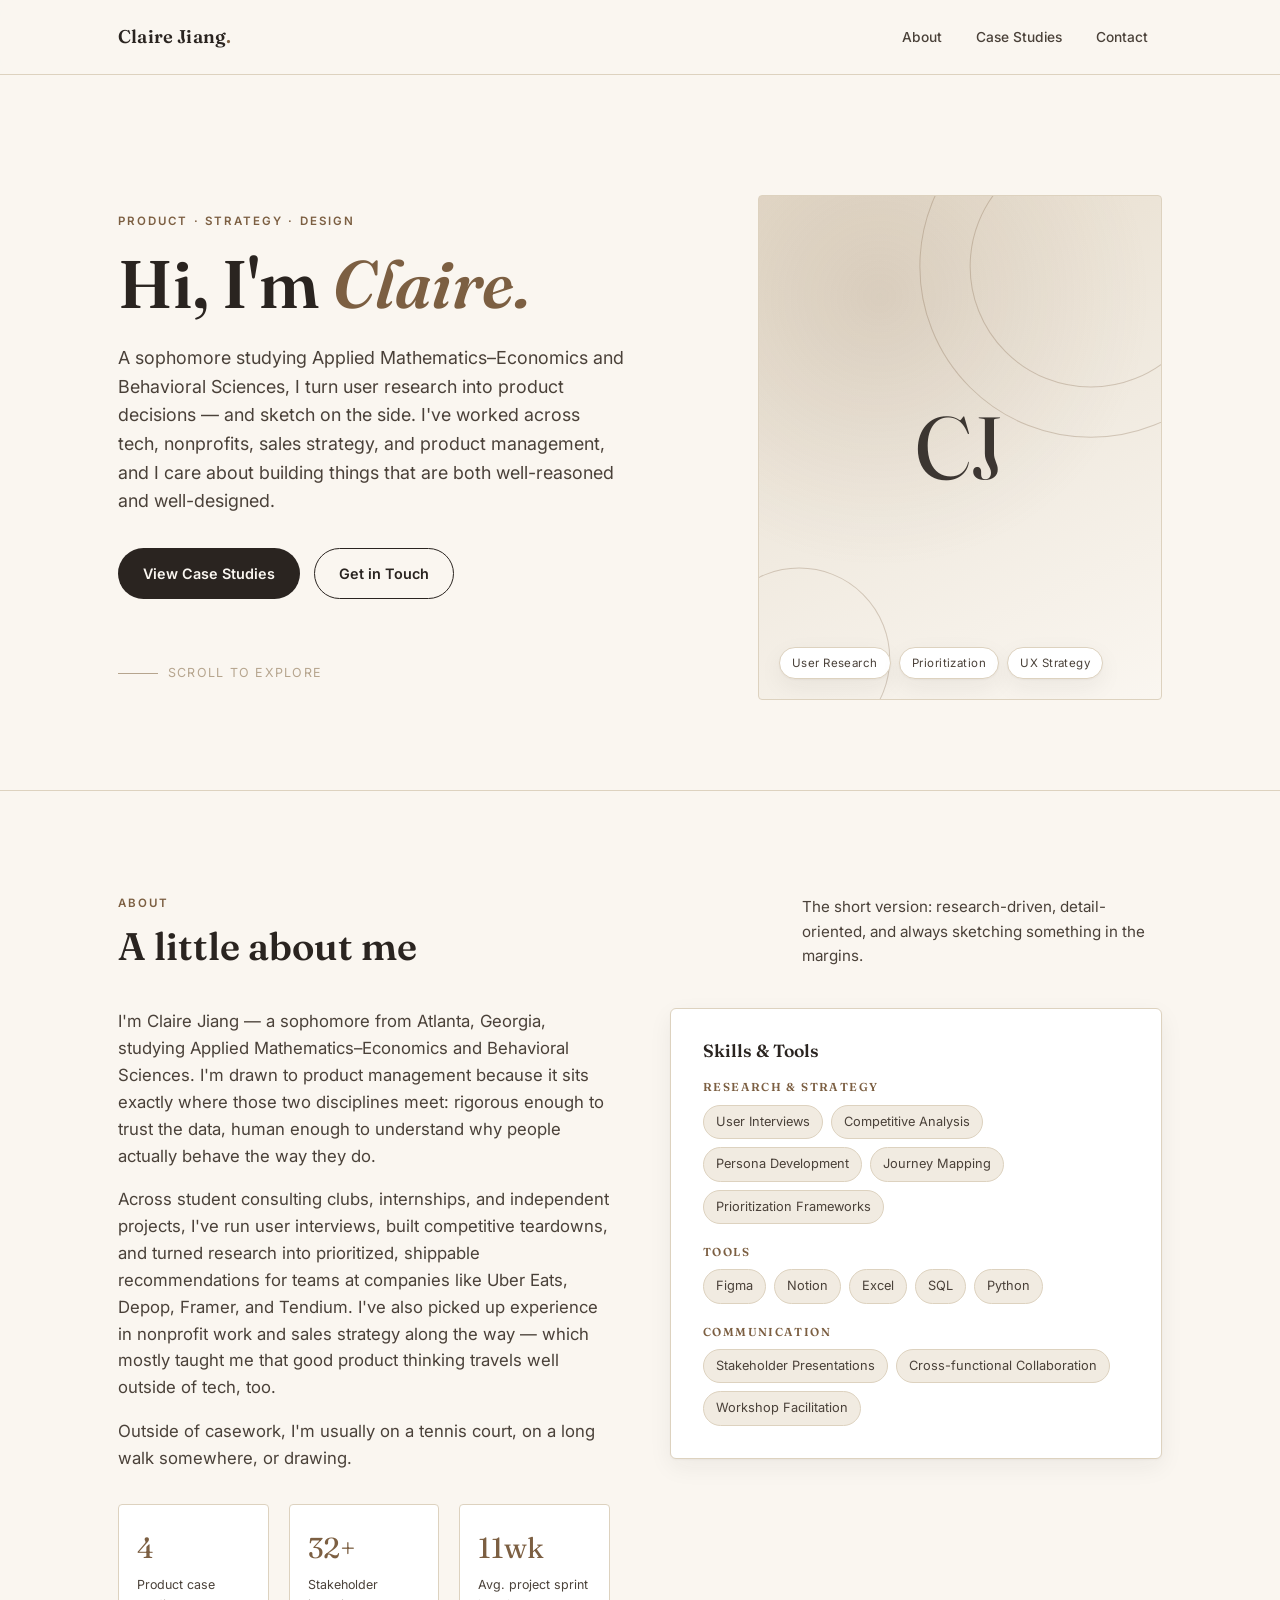
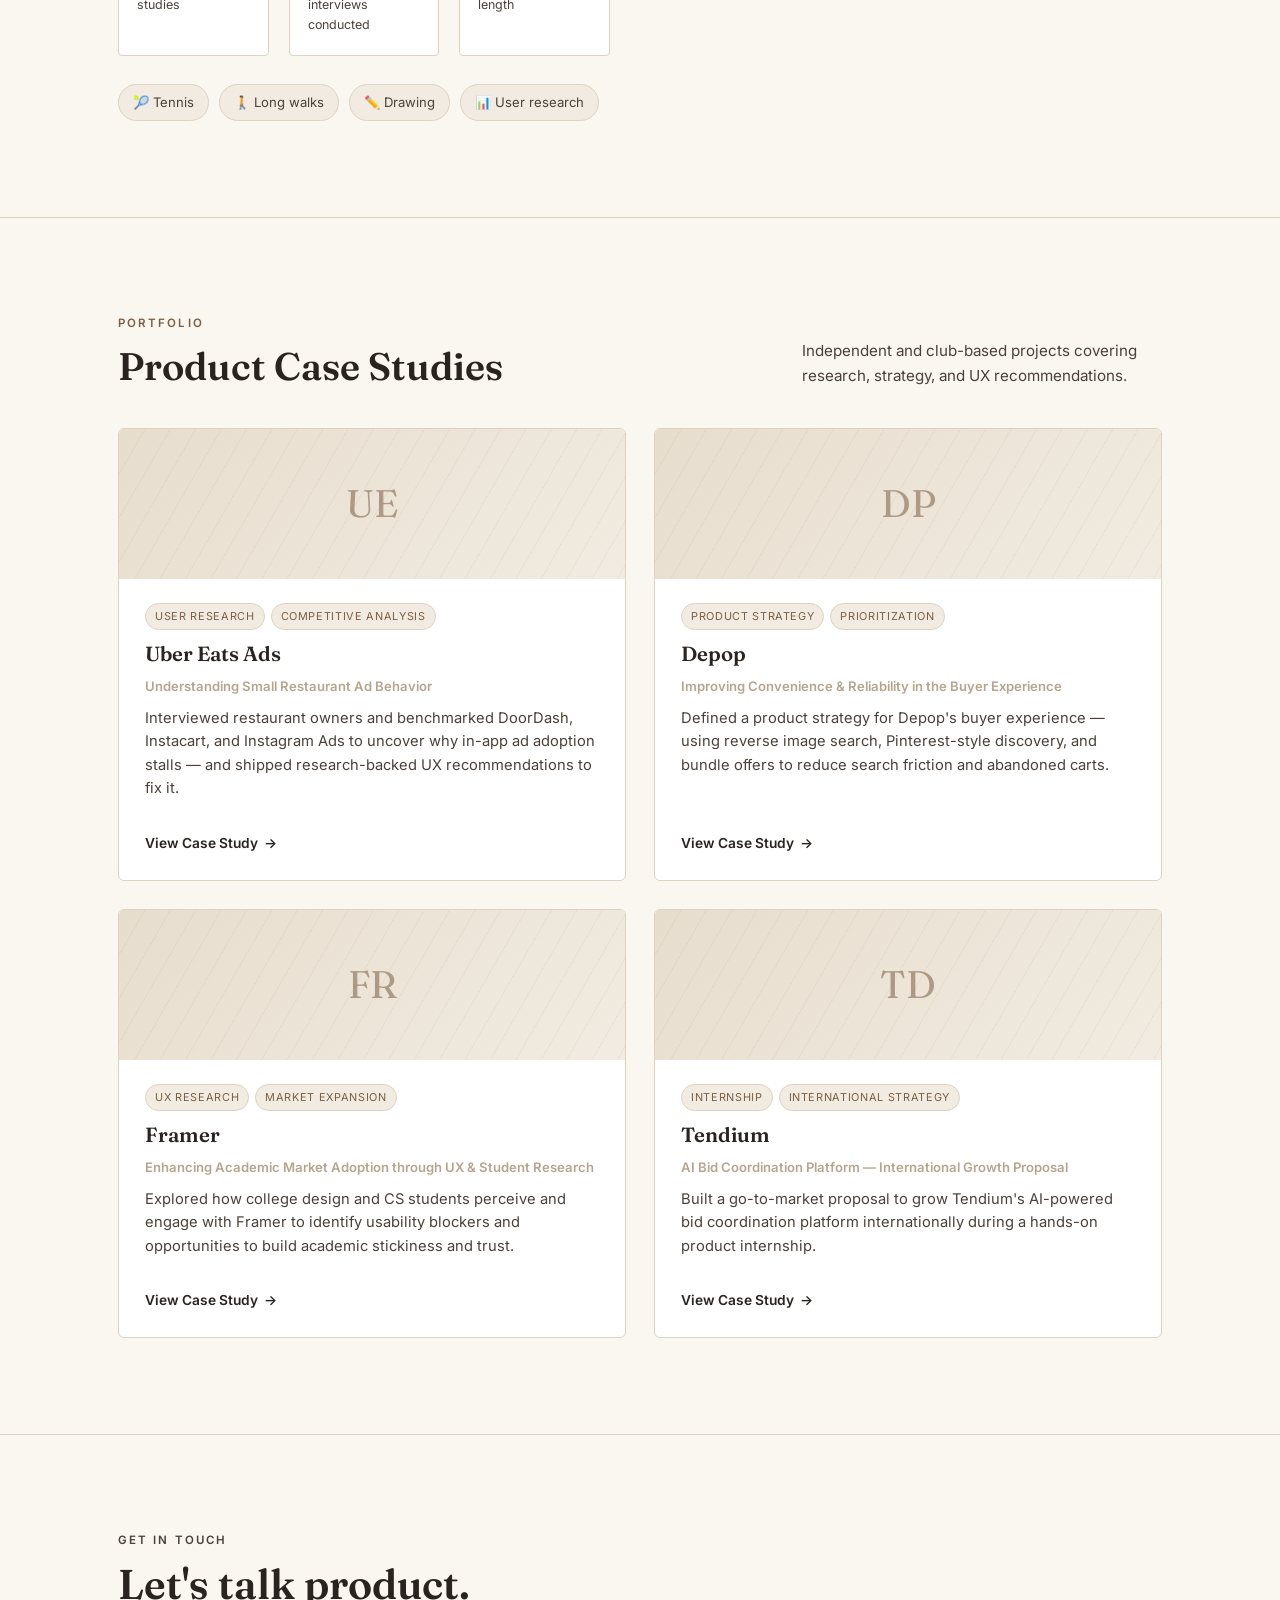
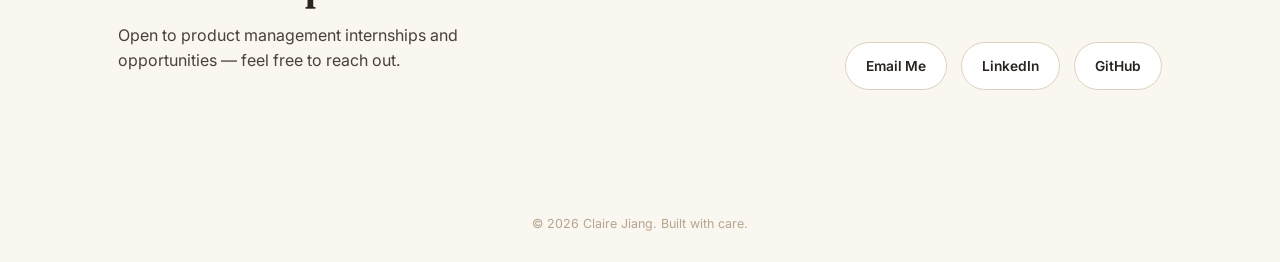
<file: index.html>
<!DOCTYPE html>
<html lang="en">
<head>
<meta charset="UTF-8" />
<meta name="viewport" content="width=device-width, initial-scale=1.0" />
<title>Claire Jiang | Product &amp; Design Portfolio</title>
<meta name="description" content="Claire Jiang — product management case studies and portfolio." />
<link rel="icon" href="data:image/svg+xml,<svg xmlns=%22http://www.w3.org/2000/svg%22 viewBox=%220 0 100 100%22><text y=%22.9em%22 font-size=%2290%22 font-family=%22Georgia,serif%22>C</text></svg>" />
<link rel="preconnect" href="https://fonts.googleapis.com">
<link rel="preconnect" href="https://fonts.gstatic.com" crossorigin>
<link href="https://fonts.googleapis.com/css2?family=Fraunces:ital,opsz,wght@0,9..144,400;0,9..144,500;0,9..144,600;1,9..144,500&family=Inter:wght@400;500;600;700&display=swap" rel="stylesheet">
<link rel="stylesheet" href="styles.css" />
</head>
<body>

<header class="site-header">
  <div class="nav-inner">
    <a class="brand" href="#top">Claire Jiang<span>.</span></a>
    <nav>
      <ul class="nav-links">
        <li><a href="#about">About</a></li>
        <li><a href="#case-studies">Case Studies</a></li>
        <li><a href="#contact">Contact</a></li>
      </ul>
    </nav>
    <button class="nav-toggle" aria-label="Toggle navigation"><span></span></button>
  </div>
</header>

<main id="top">

  <!-- ================= HERO ================= -->
  <section class="hero" id="home">
    <div class="container hero-grid">
      <div>
        <p class="eyebrow reveal">Product · Strategy · Design</p>
        <h1 class="reveal">Hi, I'm <span class="accent">Claire.</span></h1>
        <p class="hero-lede reveal">
          A sophomore studying Applied Mathematics&ndash;Economics and Behavioral Sciences,
          I turn user research into product decisions &mdash; and sketch on the side.
          I've worked across tech, nonprofits, sales strategy, and product management,
          and I care about building things that are both well-reasoned and well-designed.
        </p>
        <div class="btn-row reveal">
          <a href="#case-studies" class="btn btn-primary">View Case Studies</a>
          <a href="#contact" class="btn btn-ghost">Get in Touch</a>
        </div>
        <div class="scroll-cue reveal">
          <span class="line"></span>
          Scroll to explore
        </div>
      </div>
      <div class="hero-visual reveal">
        <svg class="rings" viewBox="0 0 400 500" preserveAspectRatio="xMidYMid slice">
          <circle cx="330" cy="70" r="120"></circle>
          <circle cx="330" cy="70" r="170"></circle>
          <circle cx="40" cy="460" r="90"></circle>
        </svg>
        <span class="monogram">CJ</span>
        <div class="hero-tags">
          <span>User Research</span>
          <span>Prioritization</span>
          <span>UX Strategy</span>
        </div>
      </div>
    </div>
  </section>

  <!-- ================= ABOUT ================= -->
  <section id="about">
    <div class="container">
      <div class="section-head reveal">
        <div>
          <p class="eyebrow">About</p>
          <h2>A little about me</h2>
        </div>
        <p class="section-note">The short version: research-driven, detail-oriented, and always sketching something in the margins.</p>
      </div>

      <div class="about-grid">
        <div class="about-copy reveal">
          <p>
            I'm Claire Jiang &mdash; a sophomore from Atlanta, Georgia, studying Applied
            Mathematics&ndash;Economics and Behavioral Sciences. I'm drawn to product
            management because it sits exactly where those two disciplines meet: rigorous
            enough to trust the data, human enough to understand why people actually behave
            the way they do.
          </p>
          <p>
            Across student consulting clubs, internships, and independent projects, I've run
            user interviews, built competitive teardowns, and turned research into prioritized,
            shippable recommendations for teams at companies like Uber Eats, Depop, Framer, and
            Tendium. I've also picked up experience in nonprofit work and sales strategy along
            the way &mdash; which mostly taught me that good product thinking travels well
            outside of tech, too.
          </p>
          <p>
            Outside of casework, I'm usually on a tennis court, on a long walk somewhere, or
            drawing.
          </p>

          <div class="stat-row">
            <div class="stat-card">
              <span class="num"><span data-count-to="4" data-suffix="">0</span></span>
              <span class="label">Product case studies</span>
            </div>
            <div class="stat-card">
              <span class="num"><span data-count-to="35" data-suffix="+">0</span></span>
              <span class="label">Stakeholder interviews conducted</span>
            </div>
            <div class="stat-card">
              <span class="num"><span data-count-to="12" data-suffix="wk">0</span></span>
              <span class="label">Avg. project sprint length</span>
            </div>
          </div>

          <div class="interests">
            <span>🎾 Tennis</span>
            <span>🚶 Long walks</span>
            <span>✏️ Drawing</span>
            <span>📊 User research</span>
          </div>
        </div>

        <div class="skills-panel reveal">
          <h3>Skills &amp; Tools</h3>
          <div class="skill-group">
            <h4>Research &amp; Strategy</h4>
            <div class="chip-row">
              <span class="chip">User Interviews</span>
              <span class="chip">Competitive Analysis</span>
              <span class="chip">Persona Development</span>
              <span class="chip">Journey Mapping</span>
              <span class="chip">Prioritization Frameworks</span>
            </div>
          </div>
          <div class="skill-group">
            <h4>Tools</h4>
            <div class="chip-row">
              <span class="chip">Figma</span>
              <span class="chip">Notion</span>
              <span class="chip">Excel</span>
              <span class="chip">SQL</span>
              <span class="chip">Python</span>
            </div>
          </div>
          <div class="skill-group">
            <h4>Communication</h4>
            <div class="chip-row">
              <span class="chip">Stakeholder Presentations</span>
              <span class="chip">Cross-functional Collaboration</span>
              <span class="chip">Workshop Facilitation</span>
            </div>
          </div>
        </div>
      </div>
    </div>
  </section>

  <!-- ================= CASE STUDIES ================= -->
  <section id="case-studies">
    <div class="container">
      <div class="section-head reveal">
        <div>
          <p class="eyebrow">Portfolio</p>
          <h2>Product Case Studies</h2>
        </div>
        <p class="section-note">Independent and club-based projects covering research, strategy, and UX recommendations.</p>
      </div>

      <div class="project-grid">

        <a class="project-card reveal" href="case-studies/uber-eats.html">
          <div class="project-thumb"><span class="mark">UE</span></div>
          <div class="project-body">
            <div class="project-tags">
              <span>User Research</span>
              <span>Competitive Analysis</span>
            </div>
            <h3>Uber Eats Ads</h3>
            <p class="role">Understanding Small Restaurant Ad Behavior</p>
            <p class="desc">Interviewed restaurant owners and benchmarked DoorDash, Instacart, and Instagram Ads to uncover why in-app ad adoption stalls &mdash; and shipped research-backed UX recommendations to fix it.</p>
            <span class="project-link">View Case Study <span class="arrow">&rarr;</span></span>
          </div>
        </a>

        <a class="project-card reveal" href="case-studies/depop.html">
          <div class="project-thumb"><span class="mark">DP</span></div>
          <div class="project-body">
            <div class="project-tags">
              <span>Product Strategy</span>
              <span>Prioritization</span>
            </div>
            <h3>Depop</h3>
            <p class="role">Improving Convenience &amp; Reliability in the Buyer Experience</p>
            <p class="desc">Defined a product strategy for Depop's buyer experience &mdash; using reverse image search, Pinterest-style discovery, and bundle offers to reduce search friction and abandoned carts.</p>
            <span class="project-link">View Case Study <span class="arrow">&rarr;</span></span>
          </div>
        </a>

        <a class="project-card reveal" href="case-studies/framer.html">
          <div class="project-thumb"><span class="mark">FR</span></div>
          <div class="project-body">
            <div class="project-tags">
              <span>UX Research</span>
              <span>Market Expansion</span>
            </div>
            <h3>Framer</h3>
            <p class="role">Enhancing Academic Market Adoption through UX &amp; Student Research</p>
            <p class="desc">Explored how college design and CS students perceive and engage with Framer to identify usability blockers and opportunities to build academic stickiness and trust.</p>
            <span class="project-link">View Case Study <span class="arrow">&rarr;</span></span>
          </div>
        </a>

        <a class="project-card reveal" href="case-studies/tendium.html">
          <div class="project-thumb"><span class="mark">TD</span></div>
          <div class="project-body">
            <div class="project-tags">
              <span>Internship</span>
              <span>International Strategy</span>
            </div>
            <h3>Tendium</h3>
            <p class="role">AI Bid Coordination Platform &mdash; International Growth Proposal</p>
            <p class="desc">Built a go-to-market proposal to grow Tendium's AI-powered bid coordination platform internationally during a hands-on product internship.</p>
            <span class="project-link">View Case Study <span class="arrow">&rarr;</span></span>
          </div>
        </a>

      </div>
    </div>
  </section>

  <!-- ================= CONTACT ================= -->
  <section id="contact">
    <div class="container contact-wrap">
      <div class="contact-copy reveal">
        <p class="eyebrow">Get in touch</p>
        <h2>Let's talk product.</h2>
        <p>Open to product management internships and opportunities &mdash; feel free to reach out.</p>
      </div>
      <div class="contact-links reveal">
        <a href="mailto:clairejiang1617@gmail.com">Email Me</a>
        <a href="https://www.linkedin.com/" target="_blank" rel="noopener">LinkedIn</a>
        <a href="https://github.com/" target="_blank" rel="noopener">GitHub</a>
      </div>
    </div>
  </section>

</main>

<footer class="site-footer">
  <div class="container">&copy; <span id="year"></span> Claire Jiang. Built with care.</div>
</footer>

<button class="to-top" aria-label="Back to top">&uarr;</button>

<script>document.getElementById("year").textContent = new Date().getFullYear();</script>
<script src="script.js"></script>
</body>
</html>
</file>
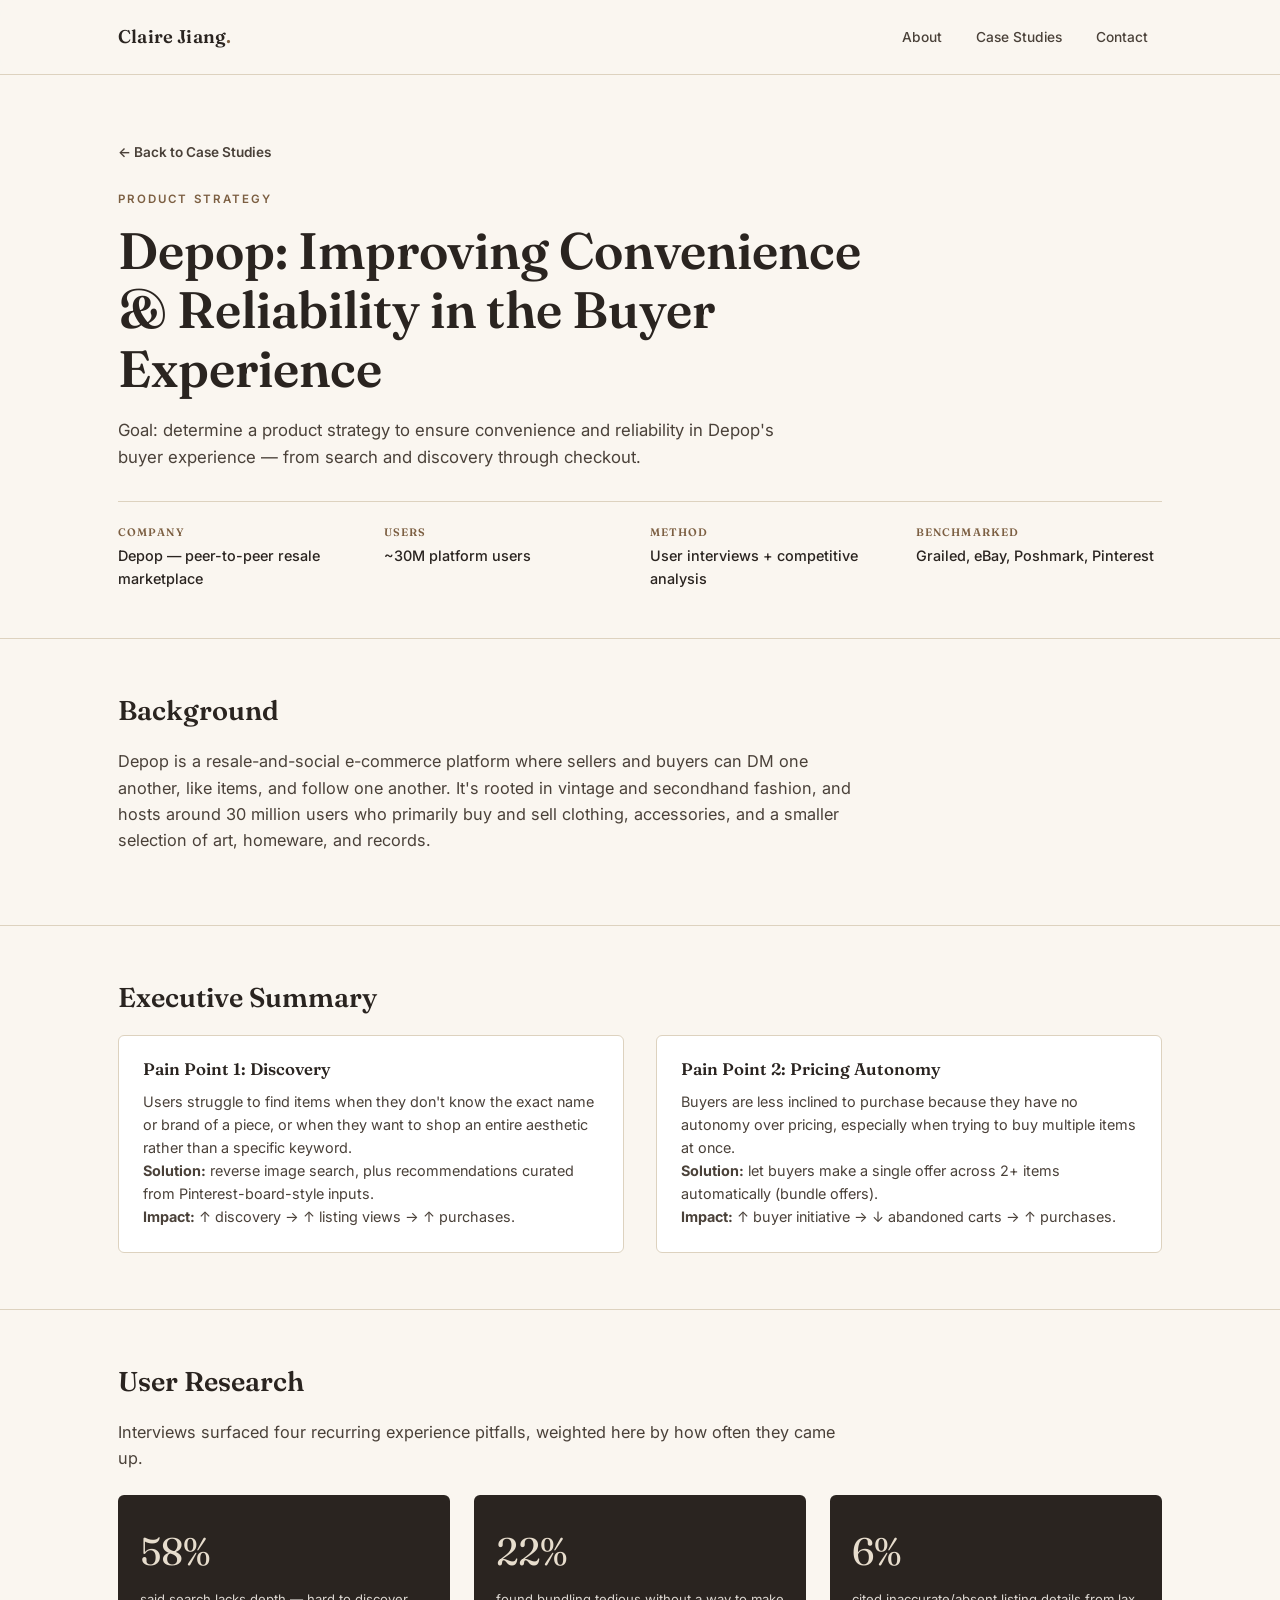
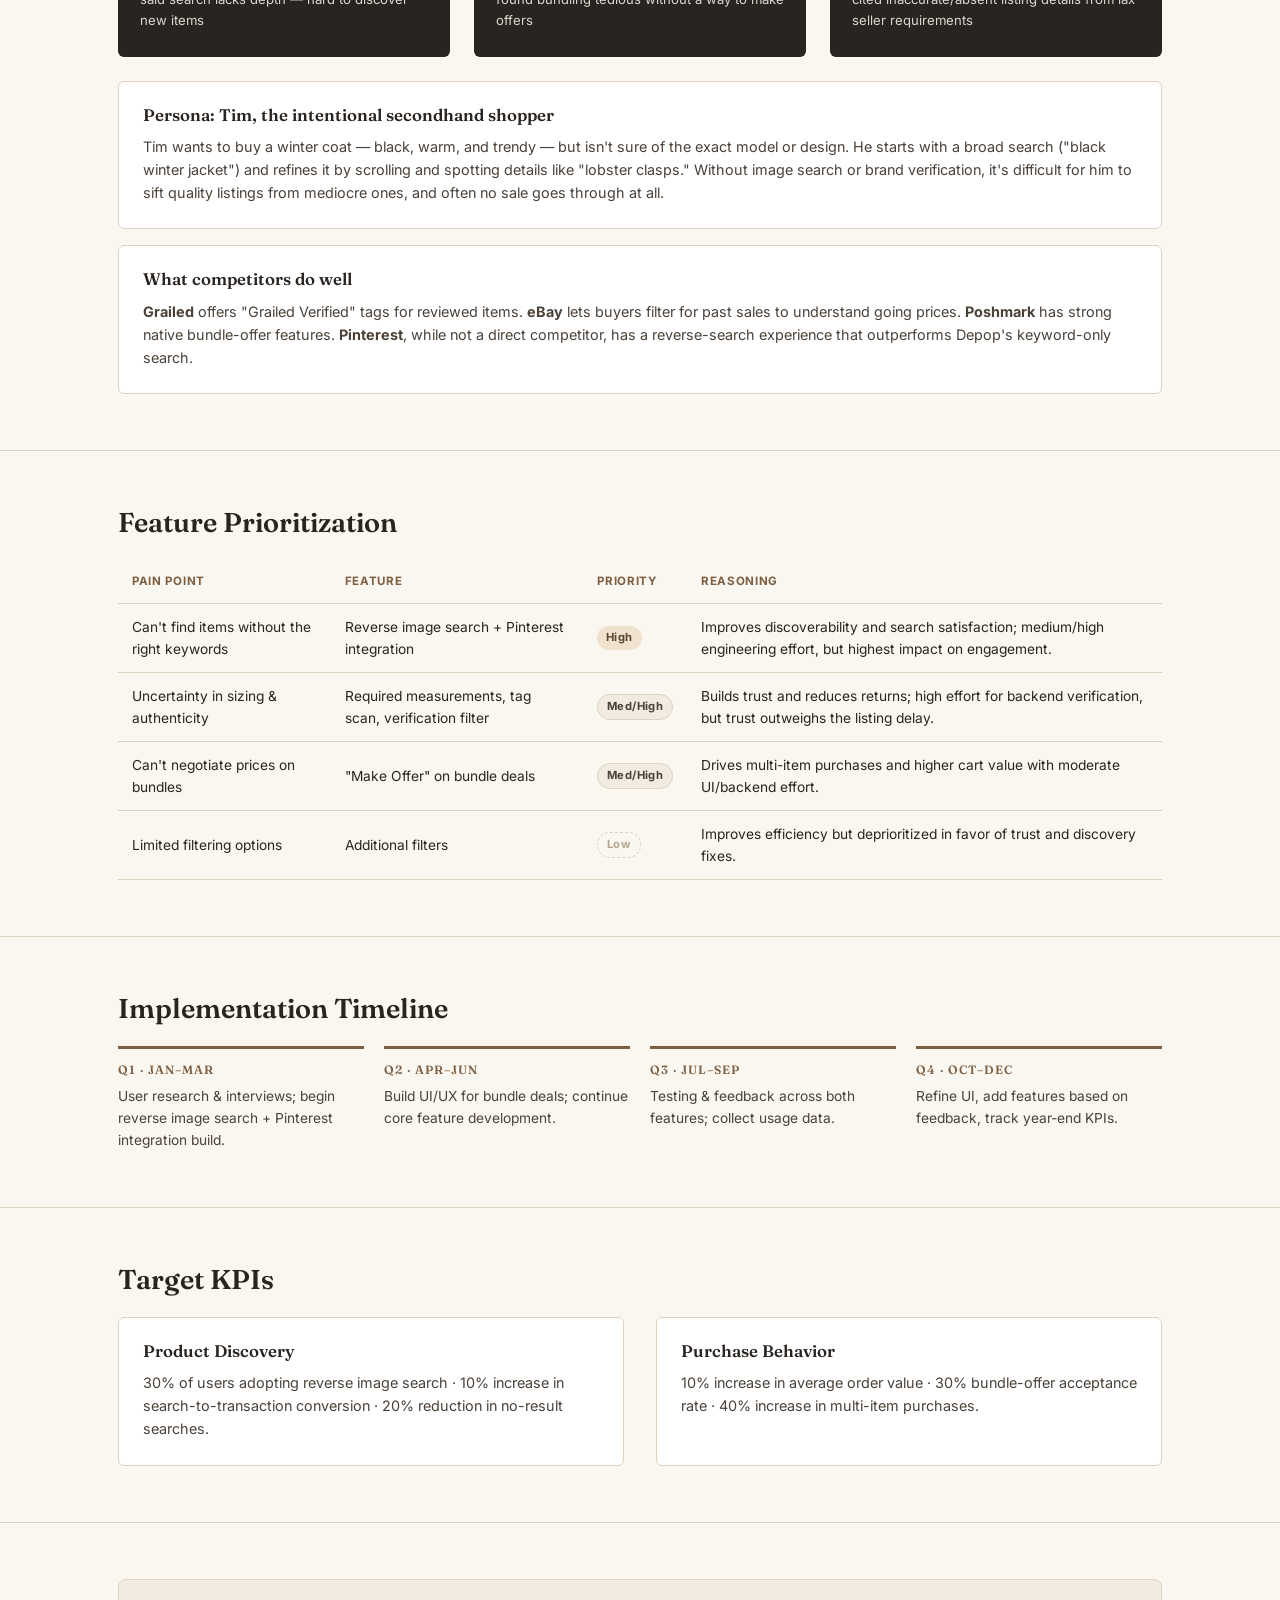
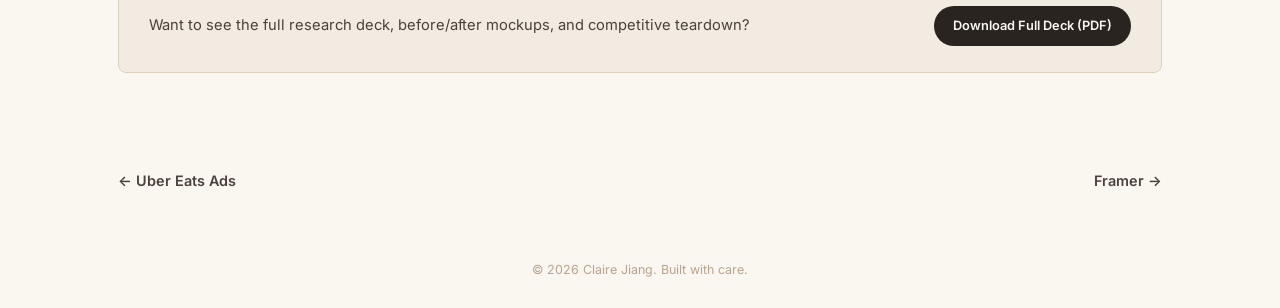
<file: case-studies/depop.html>
<!DOCTYPE html>
<html lang="en">
<head>
<meta charset="UTF-8" />
<meta name="viewport" content="width=device-width, initial-scale=1.0" />
<title>Depop — Claire Jiang</title>
<meta name="description" content="Case study: improving convenience and reliability in Depop's buyer experience." />
<link rel="preconnect" href="https://fonts.googleapis.com">
<link rel="preconnect" href="https://fonts.gstatic.com" crossorigin>
<link href="https://fonts.googleapis.com/css2?family=Fraunces:ital,opsz,wght@0,9..144,400;0,9..144,500;0,9..144,600;1,9..144,500&family=Inter:wght@400;500;600;700&display=swap" rel="stylesheet">
<link rel="stylesheet" href="../styles.css" />
</head>
<body>

<header class="site-header">
  <div class="nav-inner">
    <a class="brand" href="../index.html#top">Claire Jiang<span>.</span></a>
    <nav>
      <ul class="nav-links">
        <li><a href="../index.html#about">About</a></li>
        <li><a href="../index.html#case-studies">Case Studies</a></li>
        <li><a href="../index.html#contact">Contact</a></li>
      </ul>
    </nav>
    <button class="nav-toggle" aria-label="Toggle navigation"><span></span></button>
  </div>
</header>

<main>
  <section class="cs-hero">
    <div class="container">
      <a class="cs-back" href="../index.html#case-studies">&larr; Back to Case Studies</a>
      <p class="eyebrow">Product Strategy</p>
      <h1>Depop: Improving Convenience &amp; Reliability in the Buyer Experience</h1>
      <p class="subtitle">
        Goal: determine a product strategy to ensure convenience and reliability in Depop's
        buyer experience &mdash; from search and discovery through checkout.
      </p>
      <div class="cs-meta">
        <div>
          <h4>Company</h4>
          <p>Depop &mdash; peer-to-peer resale marketplace</p>
        </div>
        <div>
          <h4>Users</h4>
          <p>~30M platform users</p>
        </div>
        <div>
          <h4>Method</h4>
          <p>User interviews + competitive analysis</p>
        </div>
        <div>
          <h4>Benchmarked</h4>
          <p>Grailed, eBay, Poshmark, Pinterest</p>
        </div>
      </div>
    </div>
  </section>

  <section class="cs-section">
    <div class="container">
      <h2>Background</h2>
      <p class="lede">
        Depop is a resale-and-social e-commerce platform where sellers and buyers can DM one
        another, like items, and follow one another. It's rooted in vintage and secondhand
        fashion, and hosts around 30 million users who primarily buy and sell clothing,
        accessories, and a smaller selection of art, homeware, and records.
      </p>
    </div>
  </section>

  <section class="cs-section">
    <div class="container">
      <h2>Executive Summary</h2>
      <div class="cs-grid-2">
        <div class="cs-card">
          <h3>Pain Point 1: Discovery</h3>
          <p>
            Users struggle to find items when they don't know the exact name or brand of a
            piece, or when they want to shop an entire aesthetic rather than a specific keyword.
          </p>
          <p><strong>Solution:</strong> reverse image search, plus recommendations curated from Pinterest-board-style inputs.</p>
          <p><strong>Impact:</strong> &uarr; discovery &rarr; &uarr; listing views &rarr; &uarr; purchases.</p>
        </div>
        <div class="cs-card">
          <h3>Pain Point 2: Pricing Autonomy</h3>
          <p>
            Buyers are less inclined to purchase because they have no autonomy over pricing,
            especially when trying to buy multiple items at once.
          </p>
          <p><strong>Solution:</strong> let buyers make a single offer across 2+ items automatically (bundle offers).</p>
          <p><strong>Impact:</strong> &uarr; buyer initiative &rarr; &darr; abandoned carts &rarr; &uarr; purchases.</p>
        </div>
      </div>
    </div>
  </section>

  <section class="cs-section">
    <div class="container">
      <h2>User Research</h2>
      <p class="lede" style="margin-bottom: 24px;">Interviews surfaced four recurring experience pitfalls, weighted here by how often they came up.</p>
      <div class="cs-grid-3">
        <div class="cs-stat">
          <span class="num"><span data-count-to="64" data-suffix="%">0</span></span>
          <span class="label">said search lacks depth &mdash; hard to discover new items</span>
        </div>
        <div class="cs-stat">
          <span class="num"><span data-count-to="25" data-suffix="%">0</span></span>
          <span class="label">found bundling tedious without a way to make offers</span>
        </div>
        <div class="cs-stat">
          <span class="num"><span data-count-to="7" data-suffix="%">0</span></span>
          <span class="label">cited inaccurate/absent listing details from lax seller requirements</span>
        </div>
      </div>

      <div class="cs-card" style="margin-top:24px;">
        <h3>Persona: Tim, the intentional secondhand shopper</h3>
        <p>
          Tim wants to buy a winter coat &mdash; black, warm, and trendy &mdash; but isn't sure of
          the exact model or design. He starts with a broad search ("black winter jacket") and
          refines it by scrolling and spotting details like "lobster clasps." Without image search
          or brand verification, it's difficult for him to sift quality listings from mediocre
          ones, and often no sale goes through at all.
        </p>
      </div>

      <div class="cs-card" style="margin-top:16px;">
        <h3>What competitors do well</h3>
        <p>
          <strong>Grailed</strong> offers "Grailed Verified" tags for reviewed items.
          <strong>eBay</strong> lets buyers filter for past sales to understand going prices.
          <strong>Poshmark</strong> has strong native bundle-offer features.
          <strong>Pinterest</strong>, while not a direct competitor, has a reverse-search
          experience that outperforms Depop's keyword-only search.
        </p>
      </div>
    </div>
  </section>

  <section class="cs-section">
    <div class="container">
      <h2>Feature Prioritization</h2>
      <table class="cs-table">
        <thead>
          <tr><th>Pain Point</th><th>Feature</th><th>Priority</th><th>Reasoning</th></tr>
        </thead>
        <tbody>
          <tr>
            <td>Can't find items without the right keywords</td>
            <td>Reverse image search + Pinterest integration</td>
            <td><span class="priority-tag p0">High</span></td>
            <td>Improves discoverability and search satisfaction; medium/high engineering effort, but highest impact on engagement.</td>
          </tr>
          <tr>
            <td>Uncertainty in sizing &amp; authenticity</td>
            <td>Required measurements, tag scan, verification filter</td>
            <td><span class="priority-tag p1">Med/High</span></td>
            <td>Builds trust and reduces returns; high effort for backend verification, but trust outweighs the listing delay.</td>
          </tr>
          <tr>
            <td>Can't negotiate prices on bundles</td>
            <td>"Make Offer" on bundle deals</td>
            <td><span class="priority-tag p1">Med/High</span></td>
            <td>Drives multi-item purchases and higher cart value with moderate UI/backend effort.</td>
          </tr>
          <tr>
            <td>Limited filtering options</td>
            <td>Additional filters</td>
            <td><span class="priority-tag p2">Low</span></td>
            <td>Improves efficiency but deprioritized in favor of trust and discovery fixes.</td>
          </tr>
        </tbody>
      </table>
    </div>
  </section>

  <section class="cs-section">
    <div class="container">
      <h2>Implementation Timeline</h2>
      <div class="timeline">
        <div class="tl-step">
          <h4>Q1 &middot; Jan&ndash;Mar</h4>
          <p>User research &amp; interviews; begin reverse image search + Pinterest integration build.</p>
        </div>
        <div class="tl-step">
          <h4>Q2 &middot; Apr&ndash;Jun</h4>
          <p>Build UI/UX for bundle deals; continue core feature development.</p>
        </div>
        <div class="tl-step">
          <h4>Q3 &middot; Jul&ndash;Sep</h4>
          <p>Testing &amp; feedback across both features; collect usage data.</p>
        </div>
        <div class="tl-step">
          <h4>Q4 &middot; Oct&ndash;Dec</h4>
          <p>Refine UI, add features based on feedback, track year-end KPIs.</p>
        </div>
      </div>
    </div>
  </section>

  <section class="cs-section">
    <div class="container">
      <h2>Target KPIs</h2>
      <div class="cs-grid-2">
        <div class="cs-card">
          <h3>Product Discovery</h3>
          <p>30% of users adopting reverse image search &middot; 10% increase in search-to-transaction conversion &middot; 20% reduction in no-result searches.</p>
        </div>
        <div class="cs-card">
          <h3>Purchase Behavior</h3>
          <p>10% increase in average order value &middot; 30% bundle-offer acceptance rate &middot; 40% increase in multi-item purchases.</p>
        </div>
      </div>
    </div>
  </section>

  <section class="cs-section">
    <div class="container">
      <div class="cs-download">
        <p>Want to see the full research deck, before/after mockups, and competitive teardown?</p>
        <a class="btn btn-primary btn-sm" href="../assets/case-studies/depop-deck.pdf" target="_blank" rel="noopener">Download Full Deck (PDF)</a>
      </div>
    </div>
  </section>

  <div class="container">
    <div class="cs-nextprev">
      <a href="uber-eats.html">&larr; Uber Eats Ads</a>
      <a href="framer.html">Framer &rarr;</a>
    </div>
  </div>
</main>

<footer class="site-footer">
  <div class="container">&copy; <span id="year"></span> Claire Jiang. Built with care.</div>
</footer>

<button class="to-top" aria-label="Back to top">&uarr;</button>

<script>document.getElementById("year").textContent = new Date().getFullYear();</script>
<script src="../script.js"></script>
</body>
</html>
</file>
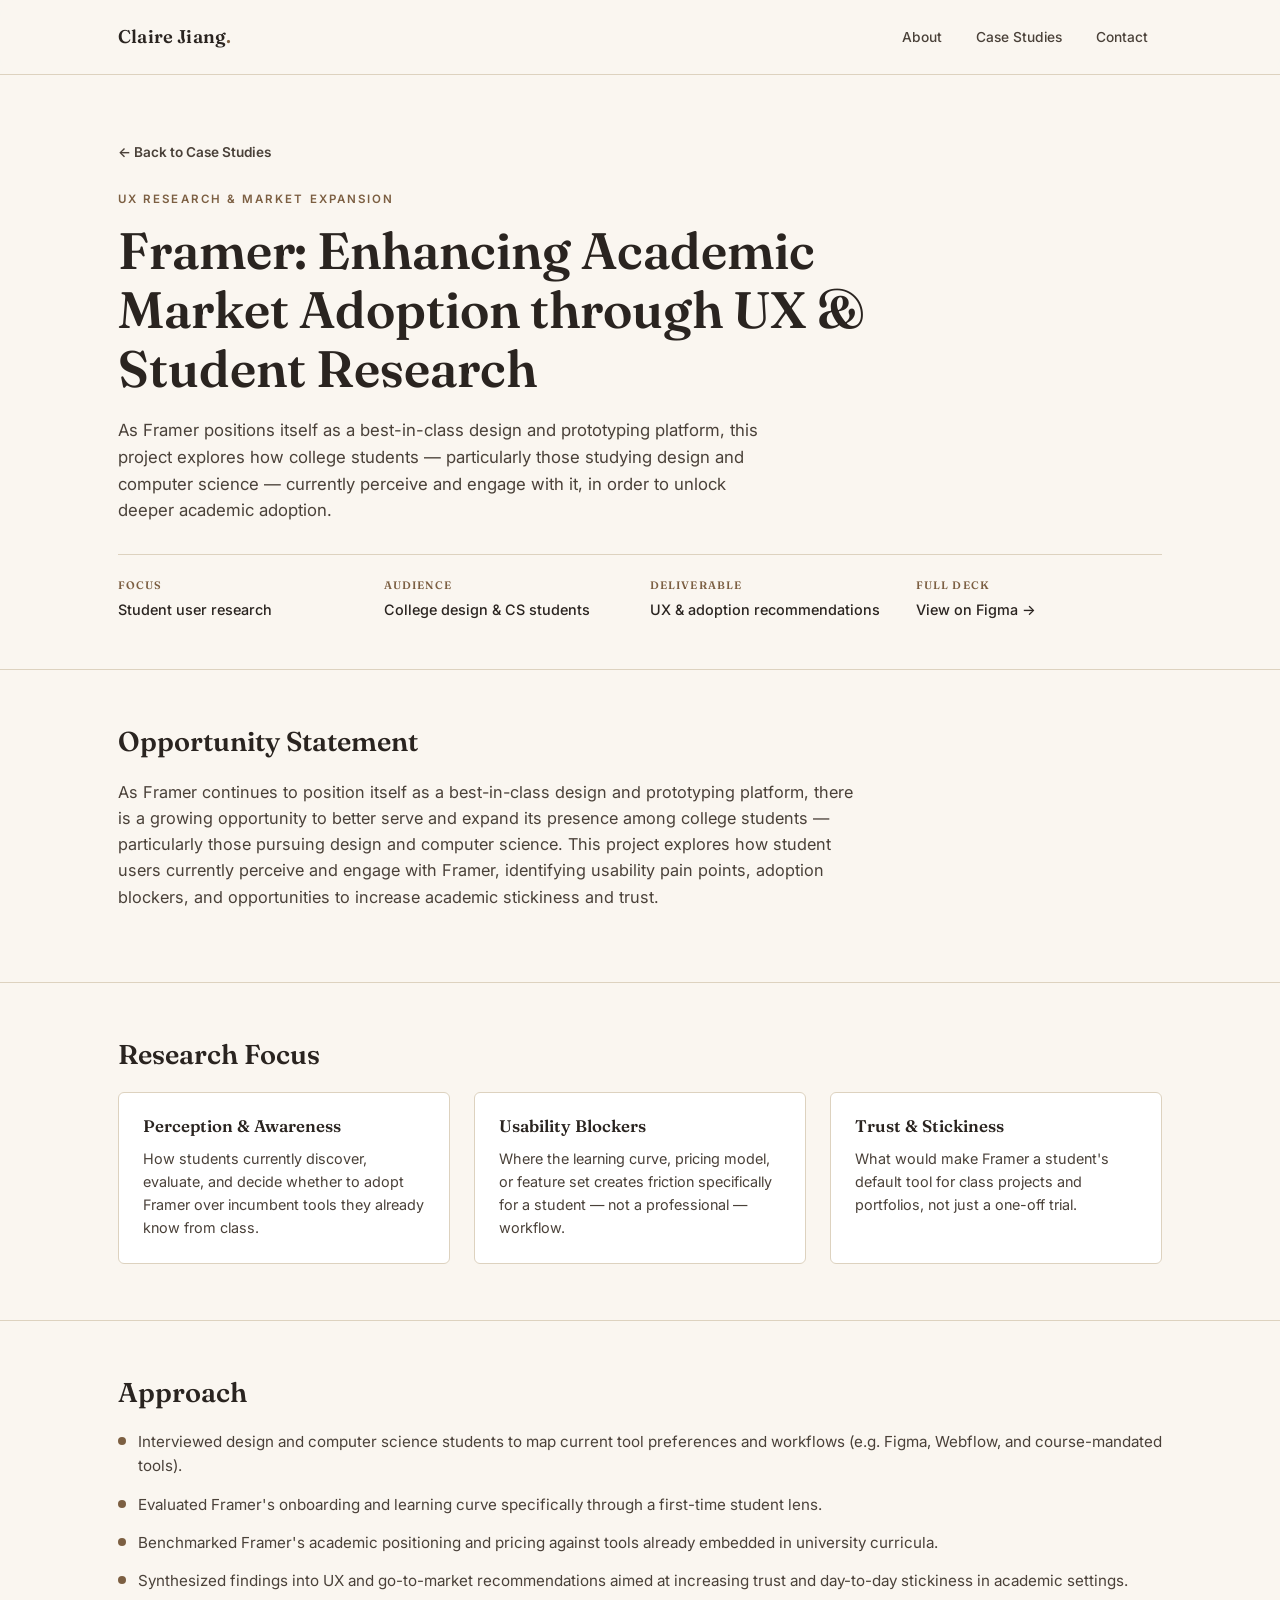
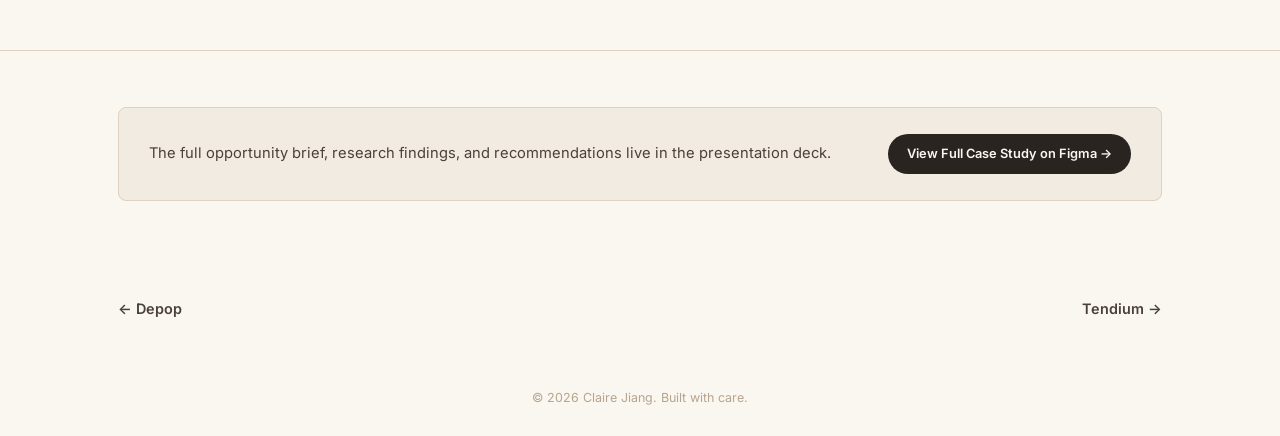
<file: case-studies/framer.html>
<!DOCTYPE html>
<html lang="en">
<head>
<meta charset="UTF-8" />
<meta name="viewport" content="width=device-width, initial-scale=1.0" />
<title>Framer — Claire Jiang</title>
<meta name="description" content="Case study: enhancing Framer's academic market adoption through UX and student research." />
<link rel="preconnect" href="https://fonts.googleapis.com">
<link rel="preconnect" href="https://fonts.gstatic.com" crossorigin>
<link href="https://fonts.googleapis.com/css2?family=Fraunces:ital,opsz,wght@0,9..144,400;0,9..144,500;0,9..144,600;1,9..144,500&family=Inter:wght@400;500;600;700&display=swap" rel="stylesheet">
<link rel="stylesheet" href="../styles.css" />
</head>
<body>

<header class="site-header">
  <div class="nav-inner">
    <a class="brand" href="../index.html#top">Claire Jiang<span>.</span></a>
    <nav>
      <ul class="nav-links">
        <li><a href="../index.html#about">About</a></li>
        <li><a href="../index.html#case-studies">Case Studies</a></li>
        <li><a href="../index.html#contact">Contact</a></li>
      </ul>
    </nav>
    <button class="nav-toggle" aria-label="Toggle navigation"><span></span></button>
  </div>
</header>

<main>
  <section class="cs-hero">
    <div class="container">
      <a class="cs-back" href="../index.html#case-studies">&larr; Back to Case Studies</a>
      <p class="eyebrow">UX Research &amp; Market Expansion</p>
      <h1>Framer: Enhancing Academic Market Adoption through UX &amp; Student Research</h1>
      <p class="subtitle">
        As Framer positions itself as a best-in-class design and prototyping platform, this
        project explores how college students &mdash; particularly those studying design and
        computer science &mdash; currently perceive and engage with it, in order to unlock
        deeper academic adoption.
      </p>
      <div class="cs-meta">
        <div>
          <h4>Focus</h4>
          <p>Student user research</p>
        </div>
        <div>
          <h4>Audience</h4>
          <p>College design &amp; CS students</p>
        </div>
        <div>
          <h4>Deliverable</h4>
          <p>UX &amp; adoption recommendations</p>
        </div>
        <div>
          <h4>Full deck</h4>
          <p><a href="https://www.figma.com/deck/nU6t662s9HpkyMZ3FR12Z8/Framer-Presentation?node-id=60-32&t=yihkVUf247PbuD2q-1" target="_blank" rel="noopener">View on Figma &rarr;</a></p>
        </div>
      </div>
    </div>
  </section>

  <section class="cs-section">
    <div class="container">
      <h2>Opportunity Statement</h2>
      <p class="lede">
        As Framer continues to position itself as a best-in-class design and prototyping
        platform, there is a growing opportunity to better serve and expand its presence among
        college students &mdash; particularly those pursuing design and computer science. This
        project explores how student users currently perceive and engage with Framer,
        identifying usability pain points, adoption blockers, and opportunities to increase
        academic stickiness and trust.
      </p>
    </div>
  </section>

  <section class="cs-section">
    <div class="container">
      <h2>Research Focus</h2>
      <div class="cs-grid-3">
        <div class="cs-card">
          <h3>Perception &amp; Awareness</h3>
          <p>How students currently discover, evaluate, and decide whether to adopt Framer over incumbent tools they already know from class.</p>
        </div>
        <div class="cs-card">
          <h3>Usability Blockers</h3>
          <p>Where the learning curve, pricing model, or feature set creates friction specifically for a student &mdash; not a professional &mdash; workflow.</p>
        </div>
        <div class="cs-card">
          <h3>Trust &amp; Stickiness</h3>
          <p>What would make Framer a student's default tool for class projects and portfolios, not just a one-off trial.</p>
        </div>
      </div>
    </div>
  </section>

  <section class="cs-section">
    <div class="container">
      <h2>Approach</h2>
      <ul class="list-check">
        <li>Interviewed design and computer science students to map current tool preferences and workflows (e.g. Figma, Webflow, and course-mandated tools).</li>
        <li>Evaluated Framer's onboarding and learning curve specifically through a first-time student lens.</li>
        <li>Benchmarked Framer's academic positioning and pricing against tools already embedded in university curricula.</li>
        <li>Synthesized findings into UX and go-to-market recommendations aimed at increasing trust and day-to-day stickiness in academic settings.</li>
      </ul>
    </div>
  </section>

  <section class="cs-section">
    <div class="container">
      <div class="cs-download">
        <p>The full opportunity brief, research findings, and recommendations live in the presentation deck.</p>
        <a class="btn btn-primary btn-sm" href="https://www.figma.com/deck/nU6t662s9HpkyMZ3FR12Z8/Framer-Presentation?node-id=60-32&t=yihkVUf247PbuD2q-1" target="_blank" rel="noopener">View Full Case Study on Figma &rarr;</a>
      </div>
    </div>
  </section>

  <div class="container">
    <div class="cs-nextprev">
      <a href="depop.html">&larr; Depop</a>
      <a href="tendium.html">Tendium &rarr;</a>
    </div>
  </div>
</main>

<footer class="site-footer">
  <div class="container">&copy; <span id="year"></span> Claire Jiang. Built with care.</div>
</footer>

<button class="to-top" aria-label="Back to top">&uarr;</button>

<script>document.getElementById("year").textContent = new Date().getFullYear();</script>
<script src="../script.js"></script>
</body>
</html>
</file>
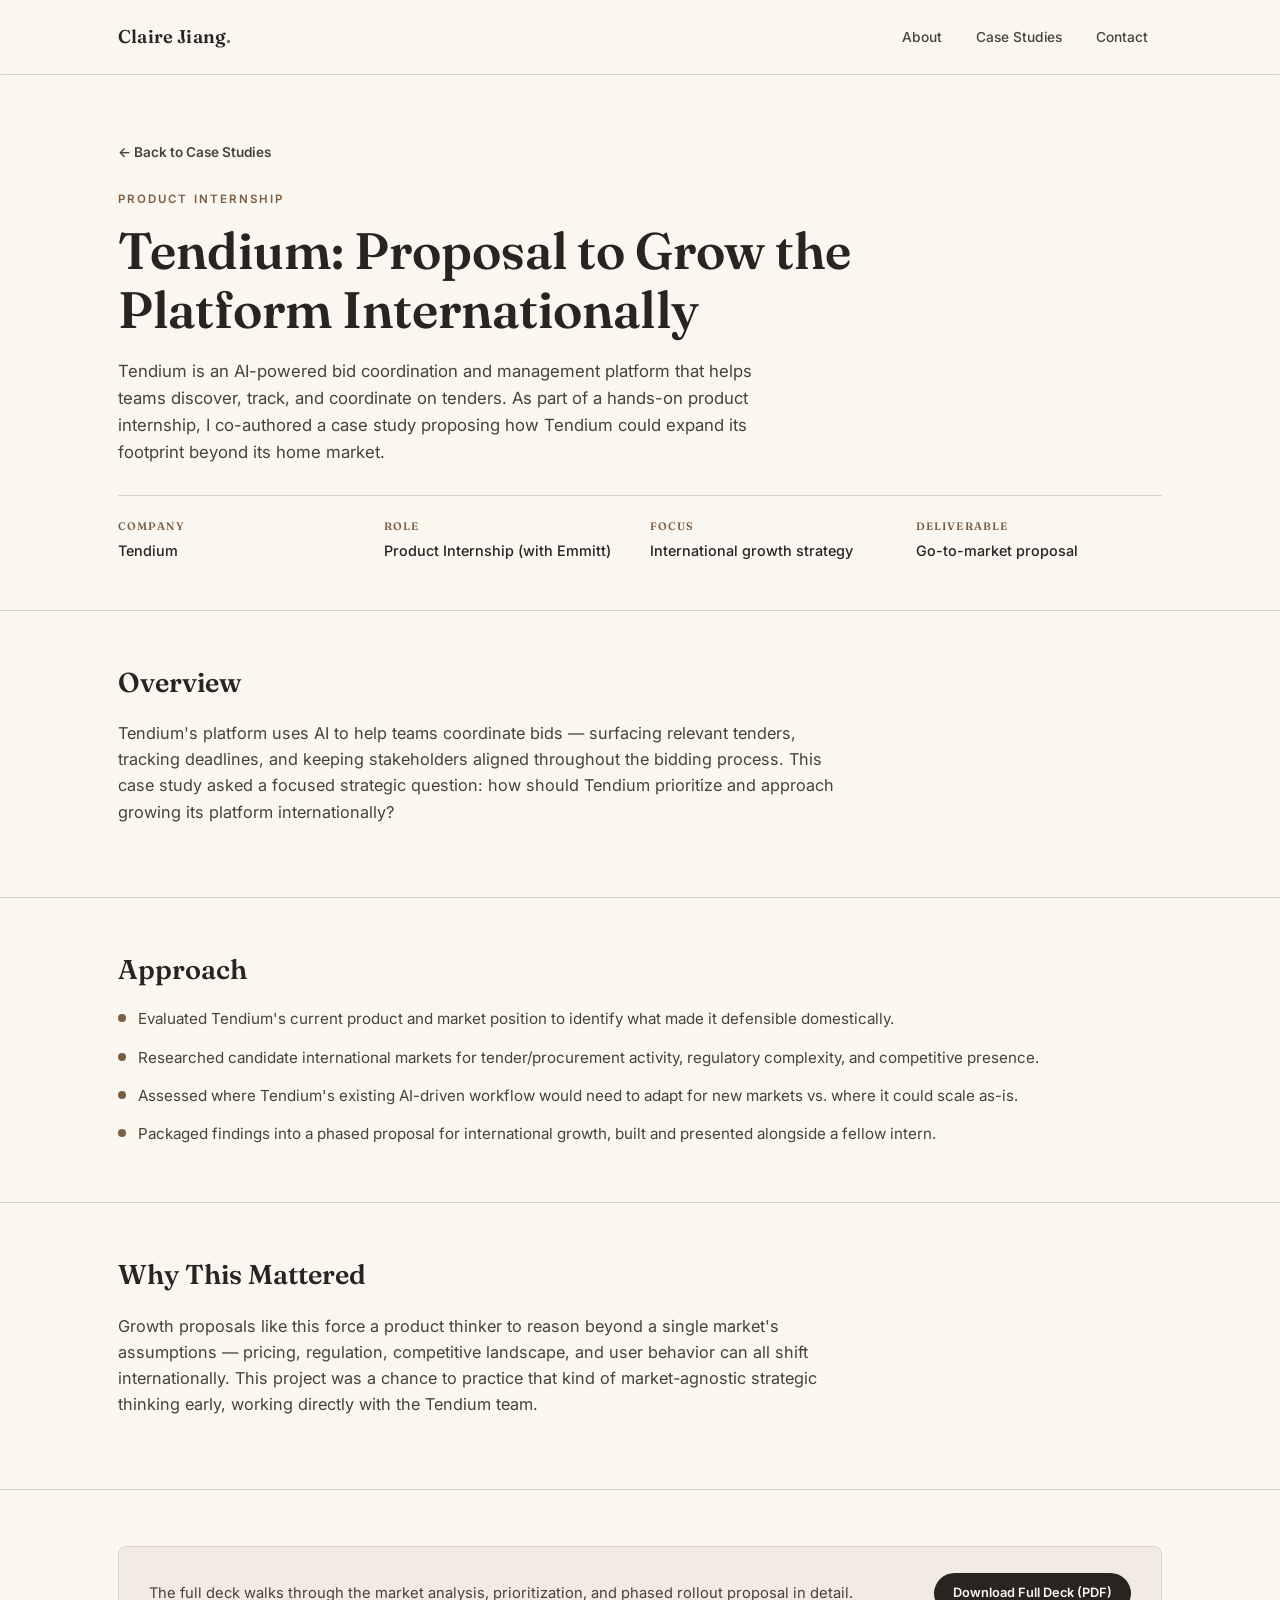
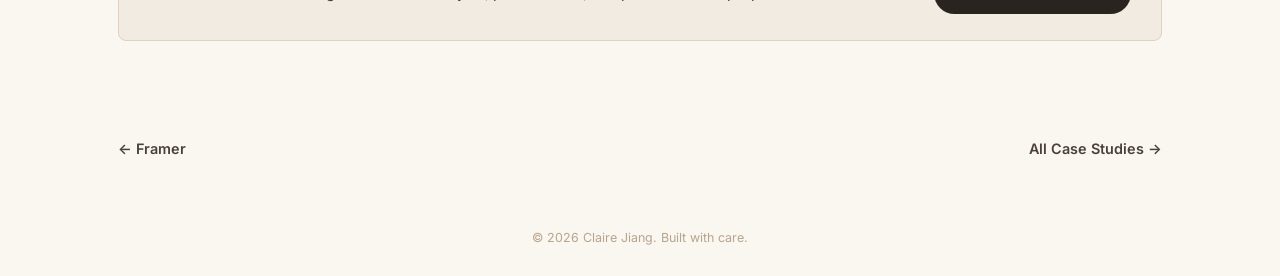
<file: case-studies/tendium.html>
<!DOCTYPE html>
<html lang="en">
<head>
<meta charset="UTF-8" />
<meta name="viewport" content="width=device-width, initial-scale=1.0" />
<title>Tendium — Claire Jiang</title>
<meta name="description" content="Case study: proposal to grow Tendium's AI bid coordination platform internationally." />
<link rel="preconnect" href="https://fonts.googleapis.com">
<link rel="preconnect" href="https://fonts.gstatic.com" crossorigin>
<link href="https://fonts.googleapis.com/css2?family=Fraunces:ital,opsz,wght@0,9..144,400;0,9..144,500;0,9..144,600;1,9..144,500&family=Inter:wght@400;500;600;700&display=swap" rel="stylesheet">
<link rel="stylesheet" href="../styles.css" />
</head>
<body>

<header class="site-header">
  <div class="nav-inner">
    <a class="brand" href="../index.html#top">Claire Jiang<span>.</span></a>
    <nav>
      <ul class="nav-links">
        <li><a href="../index.html#about">About</a></li>
        <li><a href="../index.html#case-studies">Case Studies</a></li>
        <li><a href="../index.html#contact">Contact</a></li>
      </ul>
    </nav>
    <button class="nav-toggle" aria-label="Toggle navigation"><span></span></button>
  </div>
</header>

<main>
  <section class="cs-hero">
    <div class="container">
      <a class="cs-back" href="../index.html#case-studies">&larr; Back to Case Studies</a>
      <p class="eyebrow">Product Internship</p>
      <h1>Tendium: Proposal to Grow the Platform Internationally</h1>
      <p class="subtitle">
        Tendium is an AI-powered bid coordination and management platform that helps teams
        discover, track, and coordinate on tenders. As part of a hands-on product internship,
        I co-authored a case study proposing how Tendium could expand its footprint beyond its
        home market.
      </p>
      <div class="cs-meta">
        <div>
          <h4>Company</h4>
          <p>Tendium</p>
        </div>
        <div>
          <h4>Role</h4>
          <p>Product Internship (with Emmitt)</p>
        </div>
        <div>
          <h4>Focus</h4>
          <p>International growth strategy</p>
        </div>
        <div>
          <h4>Deliverable</h4>
          <p>Go-to-market proposal</p>
        </div>
      </div>
    </div>
  </section>

  <section class="cs-section">
    <div class="container">
      <h2>Overview</h2>
      <p class="lede">
        Tendium's platform uses AI to help teams coordinate bids &mdash; surfacing relevant
        tenders, tracking deadlines, and keeping stakeholders aligned throughout the bidding
        process. This case study asked a focused strategic question: how should Tendium
        prioritize and approach growing its platform internationally?
      </p>
    </div>
  </section>

  <section class="cs-section">
    <div class="container">
      <h2>Approach</h2>
      <ul class="list-check">
        <li>Evaluated Tendium's current product and market position to identify what made it defensible domestically.</li>
        <li>Researched candidate international markets for tender/procurement activity, regulatory complexity, and competitive presence.</li>
        <li>Assessed where Tendium's existing AI-driven workflow would need to adapt for new markets vs. where it could scale as-is.</li>
        <li>Packaged findings into a phased proposal for international growth, built and presented alongside a fellow intern.</li>
      </ul>
    </div>
  </section>

  <section class="cs-section">
    <div class="container">
      <h2>Why This Mattered</h2>
      <p class="lede">
        Growth proposals like this force a product thinker to reason beyond a single market's
        assumptions &mdash; pricing, regulation, competitive landscape, and user behavior can all
        shift internationally. This project was a chance to practice that kind of market-agnostic
        strategic thinking early, working directly with the Tendium team.
      </p>
    </div>
  </section>

  <section class="cs-section">
    <div class="container">
      <div class="cs-download">
        <p>The full deck walks through the market analysis, prioritization, and phased rollout proposal in detail.</p>
        <a class="btn btn-primary btn-sm" href="../assets/case-studies/tendium-deck.pdf" target="_blank" rel="noopener">Download Full Deck (PDF)</a>
      </div>
    </div>
  </section>

  <div class="container">
    <div class="cs-nextprev">
      <a href="framer.html">&larr; Framer</a>
      <a href="../index.html#case-studies">All Case Studies &rarr;</a>
    </div>
  </div>
</main>

<footer class="site-footer">
  <div class="container">&copy; <span id="year"></span> Claire Jiang. Built with care.</div>
</footer>

<button class="to-top" aria-label="Back to top">&uarr;</button>

<script>document.getElementById("year").textContent = new Date().getFullYear();</script>
<script src="../script.js"></script>
</body>
</html>
</file>
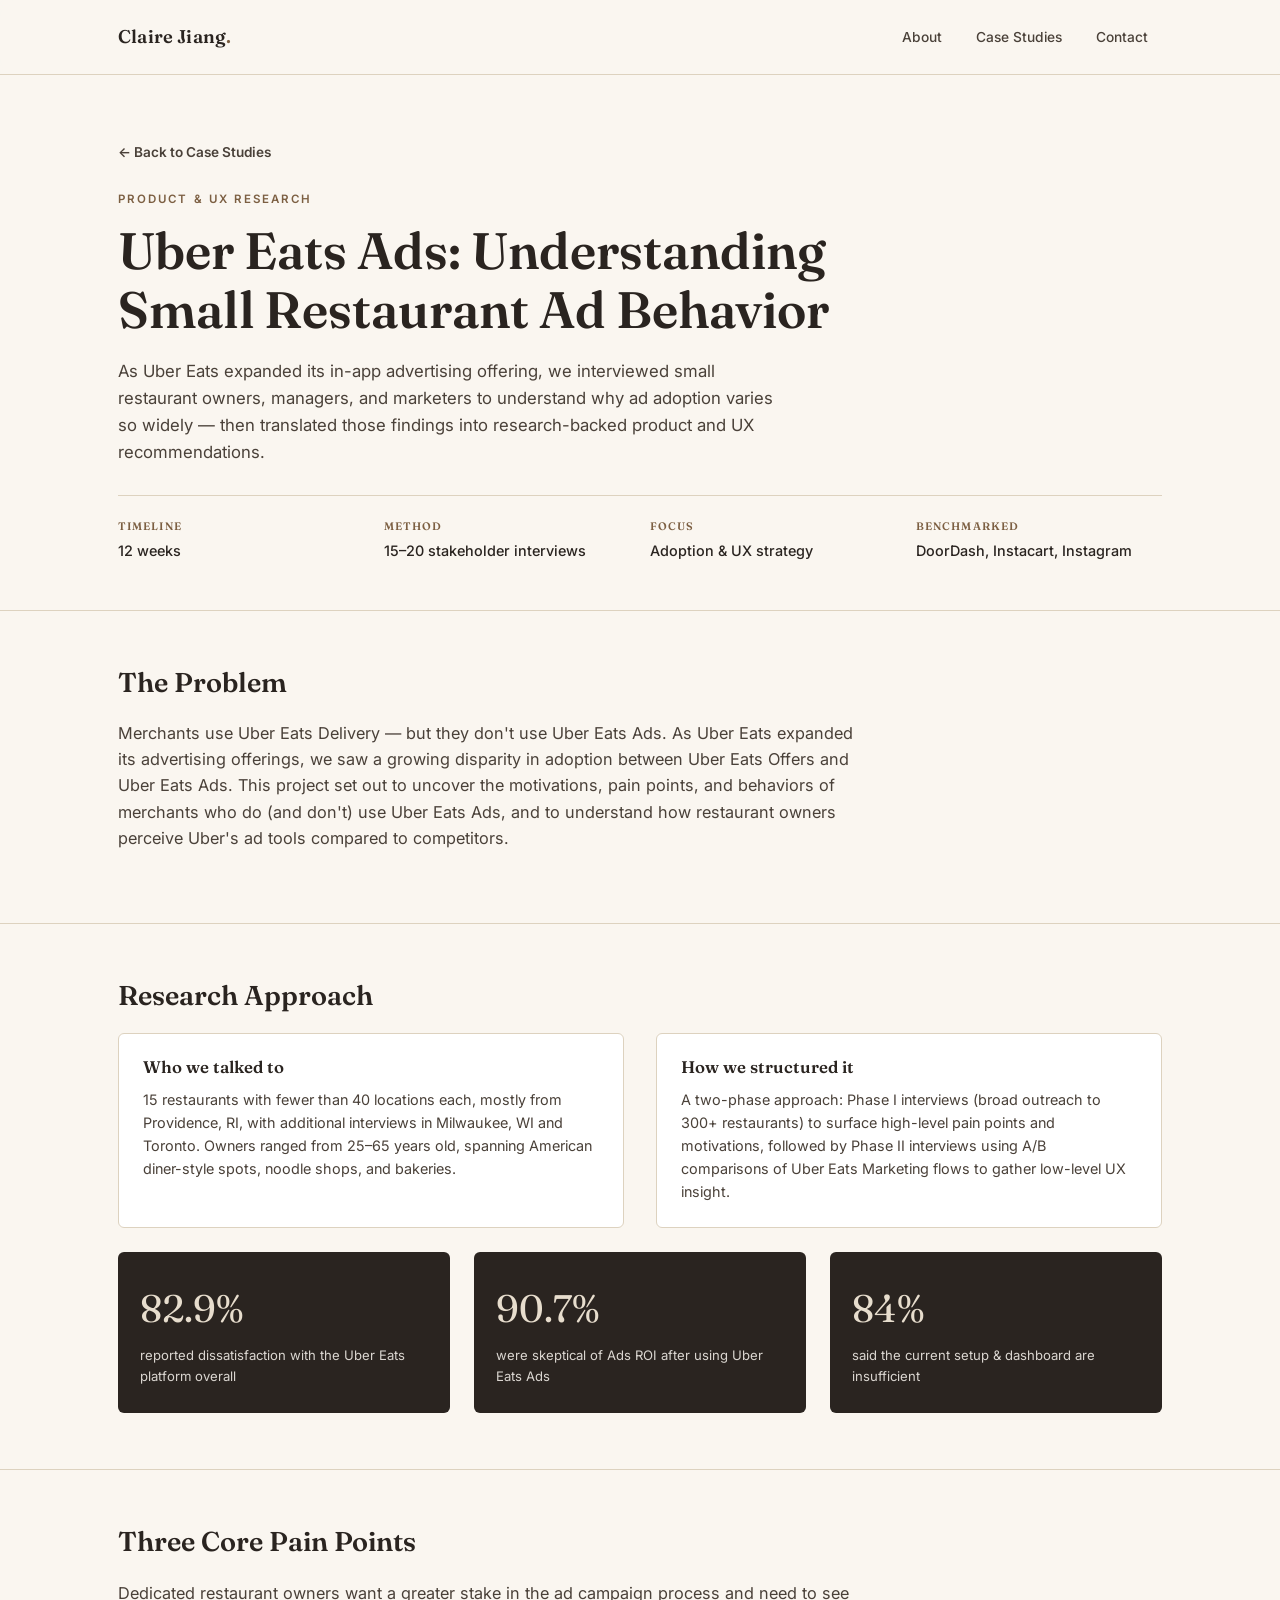
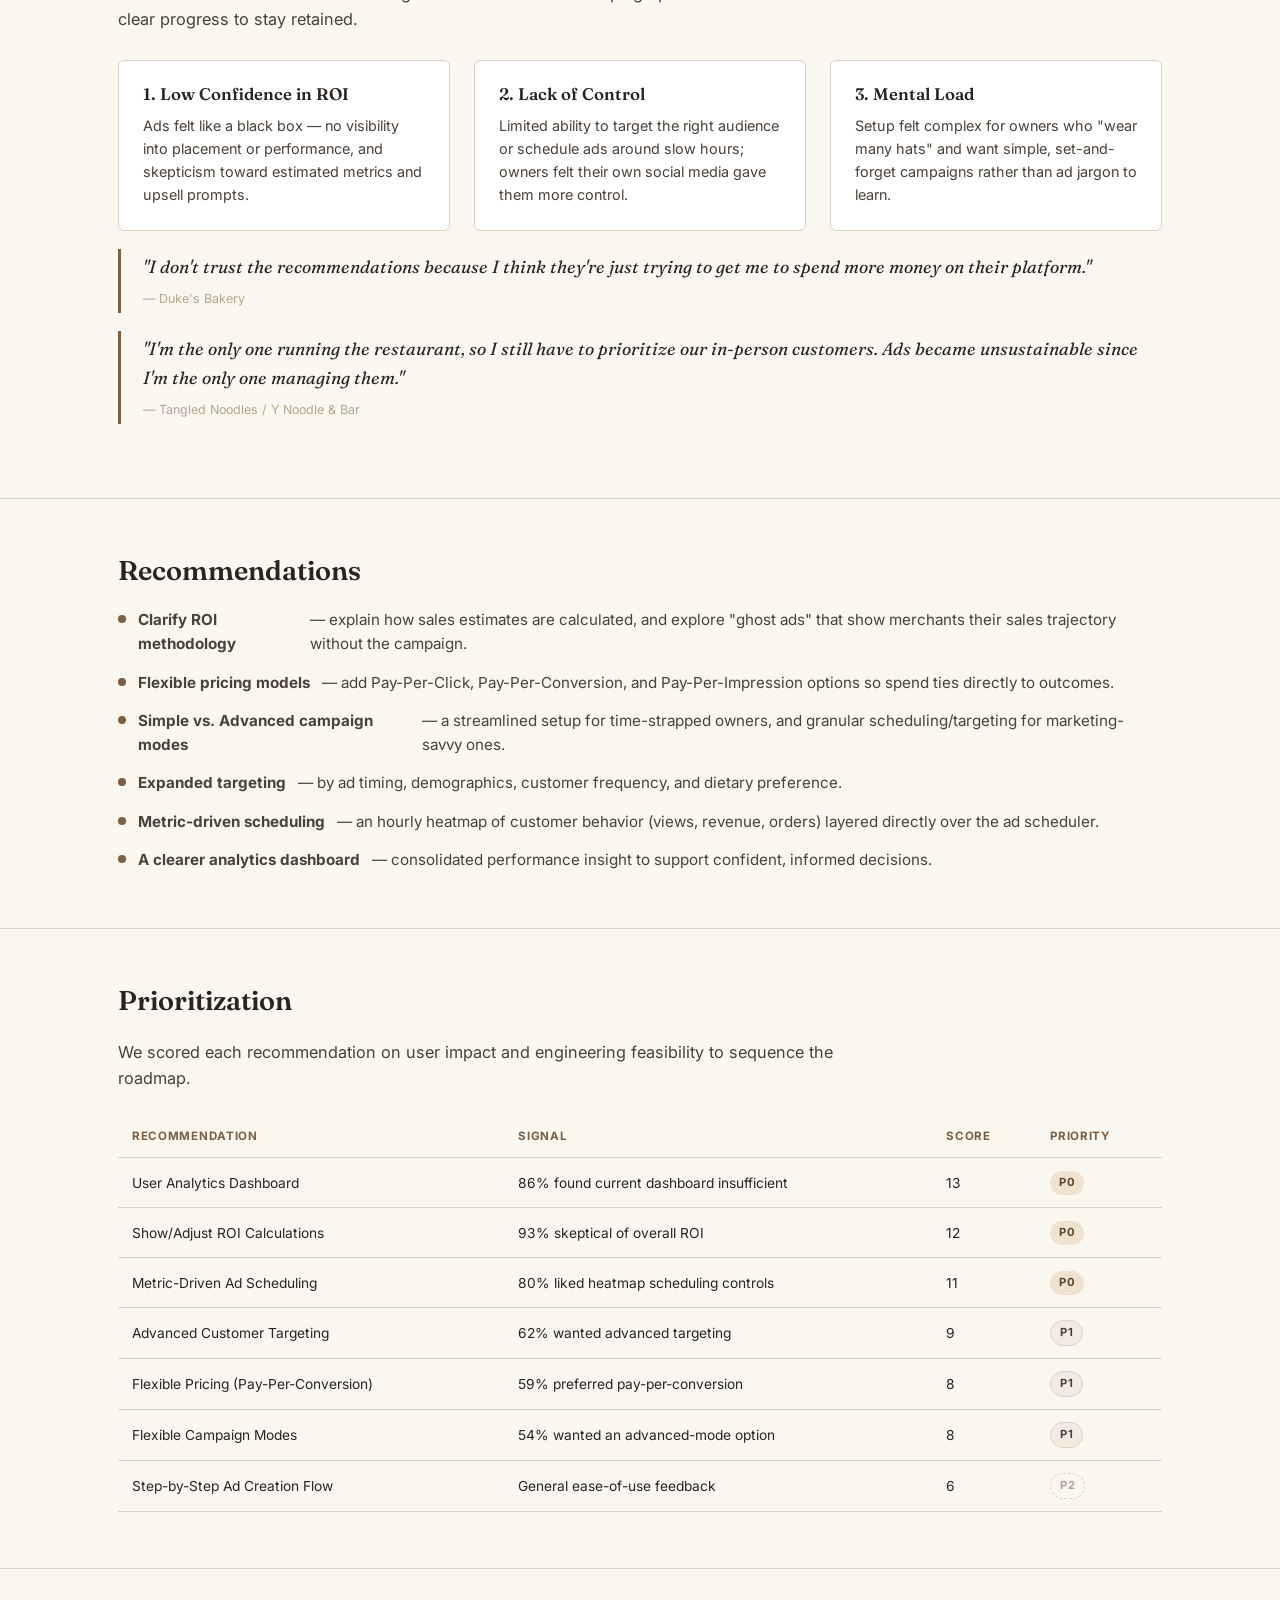
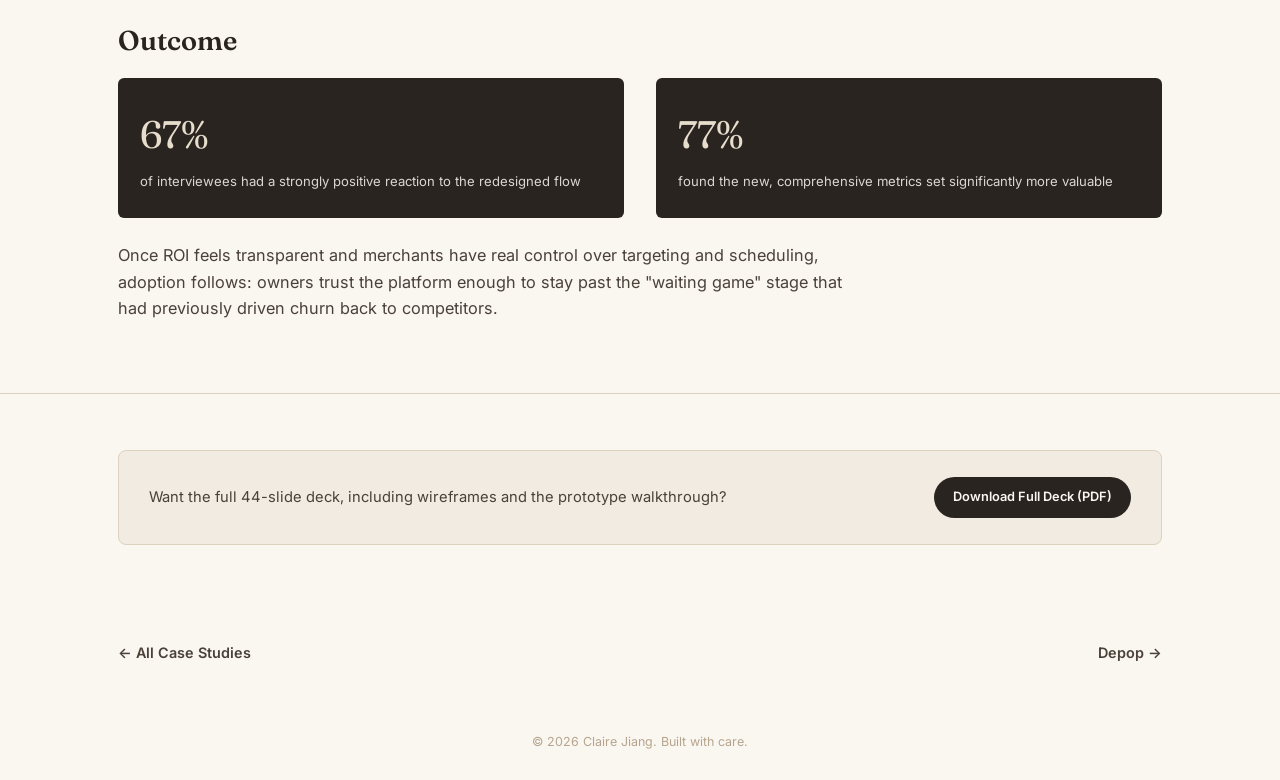
<file: case-studies/uber-eats.html>
<!DOCTYPE html>
<html lang="en">
<head>
<meta charset="UTF-8" />
<meta name="viewport" content="width=device-width, initial-scale=1.0" />
<title>Uber Eats Ads — Claire Jiang</title>
<meta name="description" content="Case study: understanding small restaurant ad behavior on Uber Eats." />
<link rel="preconnect" href="https://fonts.googleapis.com">
<link rel="preconnect" href="https://fonts.gstatic.com" crossorigin>
<link href="https://fonts.googleapis.com/css2?family=Fraunces:ital,opsz,wght@0,9..144,400;0,9..144,500;0,9..144,600;1,9..144,500&family=Inter:wght@400;500;600;700&display=swap" rel="stylesheet">
<link rel="stylesheet" href="../styles.css" />
</head>
<body>

<header class="site-header">
  <div class="nav-inner">
    <a class="brand" href="../index.html#top">Claire Jiang<span>.</span></a>
    <nav>
      <ul class="nav-links">
        <li><a href="../index.html#about">About</a></li>
        <li><a href="../index.html#case-studies">Case Studies</a></li>
        <li><a href="../index.html#contact">Contact</a></li>
      </ul>
    </nav>
    <button class="nav-toggle" aria-label="Toggle navigation"><span></span></button>
  </div>
</header>

<main>
  <section class="cs-hero">
    <div class="container">
      <a class="cs-back" href="../index.html#case-studies">&larr; Back to Case Studies</a>
      <p class="eyebrow">Product &amp; UX Research</p>
      <h1>Uber Eats Ads: Understanding Small Restaurant Ad Behavior</h1>
      <p class="subtitle">
        As Uber Eats expanded its in-app advertising offering, we interviewed small restaurant
        owners, managers, and marketers to understand why ad adoption varies so widely &mdash;
        then translated those findings into research-backed product and UX recommendations.
      </p>
      <div class="cs-meta">
        <div>
          <h4>Timeline</h4>
          <p>12 weeks</p>
        </div>
        <div>
          <h4>Method</h4>
          <p>15&ndash;20 stakeholder interviews</p>
        </div>
        <div>
          <h4>Focus</h4>
          <p>Adoption &amp; UX strategy</p>
        </div>
        <div>
          <h4>Benchmarked</h4>
          <p>DoorDash, Instacart, Instagram</p>
        </div>
      </div>
    </div>
  </section>

  <section class="cs-section">
    <div class="container">
      <h2>The Problem</h2>
      <p class="lede">
        Merchants use Uber Eats Delivery &mdash; but they don't use Uber Eats Ads. As Uber Eats
        expanded its advertising offerings, we saw a growing disparity in adoption between Uber
        Eats Offers and Uber Eats Ads. This project set out to uncover the motivations, pain
        points, and behaviors of merchants who do (and don't) use Uber Eats Ads, and to
        understand how restaurant owners perceive Uber's ad tools compared to competitors.
      </p>
    </div>
  </section>

  <section class="cs-section">
    <div class="container">
      <h2>Research Approach</h2>
      <div class="cs-grid-2">
        <div class="cs-card">
          <h3>Who we talked to</h3>
          <p>
            15 restaurants with fewer than 40 locations each, mostly from Providence, RI, with
            additional interviews in Milwaukee, WI and Toronto. Owners ranged from 25&ndash;65
            years old, spanning American diner-style spots, noodle shops, and bakeries.
          </p>
        </div>
        <div class="cs-card">
          <h3>How we structured it</h3>
          <p>
            A two-phase approach: Phase I interviews (broad outreach to 300+ restaurants) to
            surface high-level pain points and motivations, followed by Phase II interviews
            using A/B comparisons of Uber Eats Marketing flows to gather low-level UX insight.
          </p>
        </div>
      </div>

      <div class="cs-grid-3" style="margin-top: 24px;">
        <div class="cs-stat">
          <span class="num"><span data-count-to="85.3" data-suffix="%">0</span></span>
          <span class="label">reported dissatisfaction with the Uber Eats platform overall</span>
        </div>
        <div class="cs-stat">
          <span class="num"><span data-count-to="93.3" data-suffix="%">0</span></span>
          <span class="label">were skeptical of Ads ROI after using Uber Eats Ads</span>
        </div>
        <div class="cs-stat">
          <span class="num"><span data-count-to="86" data-suffix="%">0</span></span>
          <span class="label">said the current setup &amp; dashboard are insufficient</span>
        </div>
      </div>
    </div>
  </section>

  <section class="cs-section">
    <div class="container">
      <h2>Three Core Pain Points</h2>
      <p class="lede" style="margin-bottom: 28px;">Dedicated restaurant owners want a greater stake in the ad campaign process and need to see clear progress to stay retained.</p>
      <div class="cs-grid-3">
        <div class="cs-card">
          <h3>1. Low Confidence in ROI</h3>
          <p>Ads felt like a black box &mdash; no visibility into placement or performance, and skepticism toward estimated metrics and upsell prompts.</p>
        </div>
        <div class="cs-card">
          <h3>2. Lack of Control</h3>
          <p>Limited ability to target the right audience or schedule ads around slow hours; owners felt their own social media gave them more control.</p>
        </div>
        <div class="cs-card">
          <h3>3. Mental Load</h3>
          <p>Setup felt complex for owners who "wear many hats" and want simple, set-and-forget campaigns rather than ad jargon to learn.</p>
        </div>
      </div>

      <div class="quote-block">
        "I don't trust the recommendations because I think they're just trying to get me to spend more money on their platform."
        <cite>&mdash; Duke's Bakery</cite>
      </div>
      <div class="quote-block">
        "I'm the only one running the restaurant, so I still have to prioritize our in-person customers. Ads became unsustainable since I'm the only one managing them."
        <cite>&mdash; Tangled Noodles / Y Noodle &amp; Bar</cite>
      </div>
    </div>
  </section>

  <section class="cs-section">
    <div class="container">
      <h2>Recommendations</h2>
      <ul class="list-check">
        <li><strong>Clarify ROI methodology</strong> &mdash; explain how sales estimates are calculated, and explore "ghost ads" that show merchants their sales trajectory without the campaign.</li>
        <li><strong>Flexible pricing models</strong> &mdash; add Pay-Per-Click, Pay-Per-Conversion, and Pay-Per-Impression options so spend ties directly to outcomes.</li>
        <li><strong>Simple vs. Advanced campaign modes</strong> &mdash; a streamlined setup for time-strapped owners, and granular scheduling/targeting for marketing-savvy ones.</li>
        <li><strong>Expanded targeting</strong> &mdash; by ad timing, demographics, customer frequency, and dietary preference.</li>
        <li><strong>Metric-driven scheduling</strong> &mdash; an hourly heatmap of customer behavior (views, revenue, orders) layered directly over the ad scheduler.</li>
        <li><strong>A clearer analytics dashboard</strong> &mdash; consolidated performance insight to support confident, informed decisions.</li>
      </ul>
    </div>
  </section>

  <section class="cs-section">
    <div class="container">
      <h2>Prioritization</h2>
      <p class="lede" style="margin-bottom: 24px;">We scored each recommendation on user impact and engineering feasibility to sequence the roadmap.</p>
      <table class="cs-table">
        <thead>
          <tr><th>Recommendation</th><th>Signal</th><th>Score</th><th>Priority</th></tr>
        </thead>
        <tbody>
          <tr><td>User Analytics Dashboard</td><td>86% found current dashboard insufficient</td><td>13</td><td><span class="priority-tag p0">P0</span></td></tr>
          <tr><td>Show/Adjust ROI Calculations</td><td>93% skeptical of overall ROI</td><td>12</td><td><span class="priority-tag p0">P0</span></td></tr>
          <tr><td>Metric-Driven Ad Scheduling</td><td>80% liked heatmap scheduling controls</td><td>11</td><td><span class="priority-tag p0">P0</span></td></tr>
          <tr><td>Advanced Customer Targeting</td><td>62% wanted advanced targeting</td><td>9</td><td><span class="priority-tag p1">P1</span></td></tr>
          <tr><td>Flexible Pricing (Pay-Per-Conversion)</td><td>59% preferred pay-per-conversion</td><td>8</td><td><span class="priority-tag p1">P1</span></td></tr>
          <tr><td>Flexible Campaign Modes</td><td>54% wanted an advanced-mode option</td><td>8</td><td><span class="priority-tag p1">P1</span></td></tr>
          <tr><td>Step-by-Step Ad Creation Flow</td><td>General ease-of-use feedback</td><td>6</td><td><span class="priority-tag p2">P2</span></td></tr>
        </tbody>
      </table>
    </div>
  </section>

  <section class="cs-section">
    <div class="container">
      <h2>Outcome</h2>
      <div class="cs-grid-2">
        <div class="cs-stat">
          <span class="num"><span data-count-to="80" data-suffix="%">0</span></span>
          <span class="label">of interviewees had a strongly positive reaction to the redesigned flow</span>
        </div>
        <div class="cs-stat">
          <span class="num"><span data-count-to="92" data-suffix="%">0</span></span>
          <span class="label">found the new, comprehensive metrics set significantly more valuable</span>
        </div>
      </div>
      <p style="margin-top:24px;" class="lede">
        Once ROI feels transparent and merchants have real control over targeting and scheduling,
        adoption follows: owners trust the platform enough to stay past the "waiting game" stage
        that had previously driven churn back to competitors.
      </p>
    </div>
  </section>

  <section class="cs-section">
    <div class="container">
      <div class="cs-download">
        <p>Want the full 44-slide deck, including wireframes and the prototype walkthrough?</p>
        <a class="btn btn-primary btn-sm" href="../assets/case-studies/uber-eats-ads-deck.pdf" target="_blank" rel="noopener">Download Full Deck (PDF)</a>
      </div>
    </div>
  </section>

  <div class="container">
    <div class="cs-nextprev">
      <a href="../index.html#case-studies">&larr; All Case Studies</a>
      <a href="depop.html">Depop &rarr;</a>
    </div>
  </div>
</main>

<footer class="site-footer">
  <div class="container">&copy; <span id="year"></span> Claire Jiang. Built with care.</div>
</footer>

<button class="to-top" aria-label="Back to top">&uarr;</button>

<script>document.getElementById("year").textContent = new Date().getFullYear();</script>
<script src="../script.js"></script>
</body>
</html>
</file>
<file: styles.css>
/* ==========================================================================
   Claire Jiang — Portfolio
   Palette: warm neutrals — ink, bone, beige, taupe, walnut
   ========================================================================== */

:root {
  --ink: #2a2420;
  --ink-soft: #4a4139;
  --bone: #faf6f0;
  --bone-dim: #f1ebe1;
  --beige: #e7ddcd;
  --taupe: #b6a58e;
  --walnut: #7c5f42;
  --walnut-dark: #5a4530;
  --line: #ddd2bf;
  --white: #ffffff;

  --font-display: "Fraunces", "Georgia", serif;
  --font-body: "Inter", -apple-system, BlinkMacSystemFont, "Segoe UI", sans-serif;

  --max-width: 1100px;
  --radius: 2px;
  --shadow-soft: 0 1px 2px rgba(42, 36, 32, 0.04), 0 8px 24px rgba(42, 36, 32, 0.06);
  --shadow-lift: 0 4px 8px rgba(42, 36, 32, 0.06), 0 16px 40px rgba(42, 36, 32, 0.1);

  --ease: cubic-bezier(0.22, 1, 0.36, 1);
}

* {
  box-sizing: border-box;
}

html {
  scroll-behavior: smooth;
}

body {
  margin: 0;
  font-family: var(--font-body);
  color: var(--ink);
  background: var(--bone);
  -webkit-font-smoothing: antialiased;
  line-height: 1.6;
}

img {
  max-width: 100%;
  display: block;
}

a {
  color: inherit;
  text-decoration: none;
}

.container {
  max-width: var(--max-width);
  margin: 0 auto;
  padding: 0 28px;
}

h1, h2, h3, h4 {
  font-family: var(--font-display);
  font-weight: 600;
  line-height: 1.15;
  margin: 0;
  color: var(--ink);
}

p {
  margin: 0 0 1em;
}

.eyebrow {
  font-family: var(--font-body);
  font-size: 0.72rem;
  letter-spacing: 0.18em;
  text-transform: uppercase;
  color: var(--walnut);
  font-weight: 600;
}

.section-head {
  display: flex;
  align-items: flex-end;
  justify-content: space-between;
  gap: 24px;
  margin-bottom: 40px;
  flex-wrap: wrap;
}

.section-head h2 {
  font-size: clamp(1.8rem, 3vw, 2.4rem);
  margin-top: 8px;
}

.section-note {
  max-width: 360px;
  color: var(--ink-soft);
  font-size: 0.95rem;
  margin: 8px 0 0;
}

section {
  padding: 96px 0;
  border-bottom: 1px solid var(--line);
}

section:last-of-type {
  border-bottom: none;
}

/* ---------- Reveal-on-scroll ---------- */
.reveal {
  opacity: 0;
  transform: translateY(18px);
  transition: opacity 0.7s var(--ease), transform 0.7s var(--ease);
}

.reveal.is-visible {
  opacity: 1;
  transform: translateY(0);
}

/* ---------- Nav ---------- */
.site-header {
  position: sticky;
  top: 0;
  z-index: 100;
  background: rgba(250, 246, 240, 0.86);
  backdrop-filter: saturate(140%) blur(10px);
  border-bottom: 1px solid var(--line);
  transition: box-shadow 0.3s var(--ease);
}

.site-header.is-scrolled {
  box-shadow: var(--shadow-soft);
}

.nav-inner {
  display: flex;
  align-items: center;
  justify-content: space-between;
  padding: 18px 28px;
  max-width: var(--max-width);
  margin: 0 auto;
}

.brand {
  font-family: var(--font-display);
  font-size: 1.15rem;
  font-weight: 600;
  letter-spacing: 0.01em;
}

.brand span {
  color: var(--walnut);
}

.nav-links {
  display: flex;
  gap: 6px;
  list-style: none;
  margin: 0;
  padding: 0;
}

.nav-links a {
  display: inline-block;
  padding: 8px 14px;
  font-size: 0.86rem;
  font-weight: 500;
  color: var(--ink-soft);
  border-radius: 999px;
  transition: color 0.25s var(--ease), background 0.25s var(--ease);
}

.nav-links a:hover {
  color: var(--ink);
  background: var(--bone-dim);
}

.nav-links a.active {
  color: var(--ink);
  background: var(--beige);
}

.nav-toggle {
  display: none;
  background: none;
  border: 1px solid var(--line);
  border-radius: 6px;
  width: 40px;
  height: 36px;
  cursor: pointer;
  position: relative;
}

.nav-toggle span,
.nav-toggle::before,
.nav-toggle::after {
  content: "";
  position: absolute;
  left: 9px;
  right: 9px;
  height: 1.5px;
  background: var(--ink);
  transition: transform 0.25s var(--ease), opacity 0.25s var(--ease);
}

.nav-toggle span { top: 17px; }
.nav-toggle::before { top: 11px; }
.nav-toggle::after { top: 23px; }

.nav-toggle.is-open::before { transform: translateY(6px) rotate(45deg); }
.nav-toggle.is-open::after { transform: translateY(-6px) rotate(-45deg); }
.nav-toggle.is-open span { opacity: 0; }

/* ---------- Hero ---------- */
.hero {
  padding: 120px 0 90px;
  border-bottom: 1px solid var(--line);
  position: relative;
  overflow: hidden;
}

.hero-grid {
  display: grid;
  grid-template-columns: 1.3fr 0.9fr;
  gap: 56px;
  align-items: center;
}

.hero h1 {
  font-size: clamp(2.6rem, 5.4vw, 4.2rem);
  margin: 14px 0 22px;
}

.hero h1 .accent {
  color: var(--walnut);
  font-style: italic;
}

.hero-lede {
  font-size: 1.12rem;
  color: var(--ink-soft);
  max-width: 46ch;
  margin-bottom: 32px;
}

.btn-row {
  display: flex;
  gap: 14px;
  flex-wrap: wrap;
}

.btn {
  display: inline-flex;
  align-items: center;
  gap: 8px;
  padding: 13px 24px;
  border-radius: 999px;
  font-size: 0.9rem;
  font-weight: 600;
  border: 1px solid transparent;
  cursor: pointer;
  transition: transform 0.25s var(--ease), background 0.25s var(--ease), color 0.25s var(--ease), border-color 0.25s var(--ease);
}

.btn:hover {
  transform: translateY(-2px);
}

.btn-primary {
  background: var(--ink);
  color: var(--bone);
}

.btn-primary:hover {
  background: var(--walnut-dark);
}

.btn-ghost {
  background: transparent;
  border-color: var(--ink);
  color: var(--ink);
}

.btn-ghost:hover {
  background: var(--ink);
  color: var(--bone);
}

.btn-sm {
  padding: 9px 18px;
  font-size: 0.8rem;
}

.hero-visual {
  position: relative;
  aspect-ratio: 4 / 5;
  border-radius: 4px;
  background:
    radial-gradient(circle at 30% 20%, rgba(124, 95, 66, 0.16), transparent 55%),
    linear-gradient(155deg, var(--beige) 0%, var(--bone-dim) 55%, var(--bone) 100%);
  border: 1px solid var(--line);
  overflow: hidden;
  display: flex;
  align-items: center;
  justify-content: center;
}

.hero-visual .rings {
  position: absolute;
  inset: 0;
}

.hero-visual .rings circle {
  fill: none;
  stroke: var(--walnut);
  stroke-opacity: 0.28;
  transform-origin: center;
}

.hero-visual .monogram {
  font-family: var(--font-display);
  font-size: 5.5rem;
  color: var(--ink);
  opacity: 0.9;
  position: relative;
  z-index: 1;
}

.hero-tags {
  position: absolute;
  bottom: 20px;
  left: 20px;
  right: 20px;
  display: flex;
  flex-wrap: wrap;
  gap: 8px;
  z-index: 2;
}

.hero-tags span {
  background: var(--white);
  border: 1px solid var(--line);
  padding: 6px 12px;
  border-radius: 999px;
  font-size: 0.72rem;
  letter-spacing: 0.04em;
  color: var(--ink-soft);
  box-shadow: var(--shadow-soft);
}

.scroll-cue {
  margin-top: 64px;
  display: flex;
  align-items: center;
  gap: 10px;
  color: var(--taupe);
  font-size: 0.78rem;
  letter-spacing: 0.1em;
  text-transform: uppercase;
}

.scroll-cue .line {
  width: 40px;
  height: 1px;
  background: var(--taupe);
  position: relative;
  overflow: hidden;
}

.scroll-cue .line::after {
  content: "";
  position: absolute;
  left: -40%;
  top: 0;
  width: 40%;
  height: 100%;
  background: var(--walnut);
  animation: slideRight 2.2s var(--ease) infinite;
}

@keyframes slideRight {
  0% { left: -40%; }
  100% { left: 100%; }
}

/* ---------- About ---------- */
.about-grid {
  display: grid;
  grid-template-columns: 1fr 1fr;
  gap: 60px;
  align-items: start;
}

.about-copy p {
  font-size: 1.05rem;
  color: var(--ink-soft);
}

.stat-row {
  display: grid;
  grid-template-columns: repeat(3, 1fr);
  gap: 20px;
  margin-top: 32px;
}

.stat-card {
  border: 1px solid var(--line);
  background: var(--white);
  padding: 20px 18px;
  border-radius: 4px;
}

.stat-card .num {
  font-family: var(--font-display);
  font-size: 1.8rem;
  color: var(--walnut);
  display: block;
}

.stat-card .label {
  font-size: 0.78rem;
  color: var(--ink-soft);
  margin-top: 4px;
  display: block;
}

.interests {
  display: flex;
  flex-wrap: wrap;
  gap: 10px;
  margin-top: 28px;
}

.interests span {
  border: 1px solid var(--line);
  padding: 7px 14px;
  border-radius: 999px;
  font-size: 0.82rem;
  color: var(--ink-soft);
  background: var(--bone-dim);
}

.skills-panel {
  background: var(--white);
  border: 1px solid var(--line);
  border-radius: 6px;
  padding: 32px;
  box-shadow: var(--shadow-soft);
}

.skills-panel h3 {
  font-size: 1.1rem;
  margin-bottom: 20px;
}

.skill-group {
  margin-bottom: 22px;
}

.skill-group:last-child {
  margin-bottom: 0;
}

.skill-group h4 {
  font-size: 0.72rem;
  letter-spacing: 0.12em;
  text-transform: uppercase;
  color: var(--walnut);
  margin-bottom: 10px;
}

.chip-row {
  display: flex;
  flex-wrap: wrap;
  gap: 8px;
}

.chip {
  font-size: 0.8rem;
  padding: 6px 12px;
  border-radius: 999px;
  background: var(--bone-dim);
  color: var(--ink-soft);
  border: 1px solid var(--line);
  transition: background 0.25s var(--ease), color 0.25s var(--ease), border-color 0.25s var(--ease);
}

.chip:hover {
  background: var(--ink);
  color: var(--bone);
  border-color: var(--ink);
}

/* ---------- Case Studies ---------- */
.project-grid {
  display: grid;
  grid-template-columns: repeat(2, 1fr);
  gap: 28px;
}

.project-card {
  background: var(--white);
  border: 1px solid var(--line);
  border-radius: 6px;
  overflow: hidden;
  display: flex;
  flex-direction: column;
  transition: transform 0.35s var(--ease), box-shadow 0.35s var(--ease), border-color 0.35s var(--ease);
  position: relative;
}

.project-card:hover {
  transform: translateY(-6px);
  box-shadow: var(--shadow-lift);
  border-color: var(--taupe);
}

.project-thumb {
  height: 150px;
  position: relative;
  overflow: hidden;
  background: linear-gradient(135deg, var(--beige), var(--bone-dim));
  display: flex;
  align-items: center;
  justify-content: center;
}

.project-thumb::before {
  content: "";
  position: absolute;
  inset: 0;
  background: repeating-linear-gradient(120deg, rgba(124,95,66,0.06) 0px, rgba(124,95,66,0.06) 1px, transparent 1px, transparent 22px);
}

.project-thumb .mark {
  font-family: var(--font-display);
  font-size: 2.4rem;
  color: var(--walnut);
  opacity: 0.55;
  position: relative;
  z-index: 1;
  transition: transform 0.4s var(--ease);
}

.project-card:hover .project-thumb .mark {
  transform: scale(1.08) rotate(-2deg);
}

.project-body {
  padding: 24px 26px 26px;
  display: flex;
  flex-direction: column;
  flex: 1;
}

.project-tags {
  display: flex;
  gap: 6px;
  flex-wrap: wrap;
  margin-bottom: 12px;
}

.project-tags span {
  font-size: 0.68rem;
  letter-spacing: 0.06em;
  text-transform: uppercase;
  color: var(--walnut);
  background: var(--bone-dim);
  border: 1px solid var(--line);
  padding: 4px 9px;
  border-radius: 999px;
}

.project-body h3 {
  font-size: 1.28rem;
  margin-bottom: 10px;
}

.project-body .role {
  font-size: 0.82rem;
  color: var(--taupe);
  margin-bottom: 10px;
  font-weight: 600;
}

.project-body p.desc {
  color: var(--ink-soft);
  font-size: 0.92rem;
  flex: 1;
}

.project-link {
  margin-top: 16px;
  font-size: 0.86rem;
  font-weight: 600;
  display: inline-flex;
  align-items: center;
  gap: 6px;
  color: var(--ink);
}

.project-link .arrow {
  transition: transform 0.25s var(--ease);
}

.project-card:hover .project-link .arrow {
  transform: translateX(4px);
}

/* ---------- Contact ---------- */
.contact-wrap {
  display: flex;
  justify-content: space-between;
  align-items: flex-end;
  gap: 40px;
  flex-wrap: wrap;
}

.contact-copy h2 {
  font-size: clamp(1.8rem, 3.4vw, 2.6rem);
  margin-bottom: 14px;
}

.contact-copy p {
  color: var(--ink-soft);
  max-width: 44ch;
}

.contact-links {
  display: flex;
  gap: 14px;
  flex-wrap: wrap;
}

.contact-links a {
  display: inline-flex;
  align-items: center;
  gap: 8px;
  padding: 12px 20px;
  border: 1px solid var(--line);
  border-radius: 999px;
  font-size: 0.86rem;
  font-weight: 600;
  background: var(--white);
  transition: transform 0.25s var(--ease), background 0.25s var(--ease), color 0.25s var(--ease);
}

.contact-links a:hover {
  background: var(--ink);
  color: var(--bone);
  transform: translateY(-2px);
}

footer.site-footer {
  padding: 28px 0;
  text-align: center;
  font-size: 0.78rem;
  color: var(--taupe);
}

/* ---------- Back to top ---------- */
.to-top {
  position: fixed;
  right: 24px;
  bottom: 24px;
  width: 46px;
  height: 46px;
  border-radius: 50%;
  background: var(--ink);
  color: var(--bone);
  display: flex;
  align-items: center;
  justify-content: center;
  cursor: pointer;
  opacity: 0;
  visibility: hidden;
  transform: translateY(10px);
  transition: opacity 0.3s var(--ease), transform 0.3s var(--ease), visibility 0.3s;
  z-index: 90;
  border: none;
  font-size: 1.1rem;
  box-shadow: var(--shadow-lift);
}

.to-top.is-visible {
  opacity: 1;
  visibility: visible;
  transform: translateY(0);
}

/* ---------- Case study detail pages ---------- */
.cs-hero {
  padding: 64px 0 48px;
  border-bottom: 1px solid var(--line);
}

.cs-back {
  display: inline-flex;
  align-items: center;
  gap: 6px;
  font-size: 0.85rem;
  color: var(--ink-soft);
  margin-bottom: 26px;
  font-weight: 600;
}

.cs-back:hover {
  color: var(--walnut);
}

.cs-hero h1 {
  font-size: clamp(2.1rem, 4.4vw, 3.2rem);
  margin: 14px 0 18px;
  max-width: 22ch;
}

.cs-hero .subtitle {
  font-size: 1.05rem;
  color: var(--ink-soft);
  max-width: 60ch;
  margin-bottom: 30px;
}

.cs-meta {
  display: grid;
  grid-template-columns: repeat(4, 1fr);
  gap: 20px;
  border-top: 1px solid var(--line);
  padding-top: 24px;
}

.cs-meta div h4 {
  font-size: 0.68rem;
  letter-spacing: 0.1em;
  text-transform: uppercase;
  color: var(--walnut);
  margin-bottom: 6px;
}

.cs-meta div p {
  margin: 0;
  font-size: 0.9rem;
  color: var(--ink);
  font-weight: 500;
}

.cs-section {
  padding: 56px 0;
  border-bottom: 1px solid var(--line);
}

.cs-section:last-of-type {
  border-bottom: none;
}

.cs-section h2 {
  font-size: 1.7rem;
  margin-bottom: 22px;
}

.cs-section .lede {
  font-size: 1.02rem;
  color: var(--ink-soft);
  max-width: 74ch;
}

.cs-grid-2 {
  display: grid;
  grid-template-columns: 1fr 1fr;
  gap: 32px;
}

.cs-grid-3 {
  display: grid;
  grid-template-columns: repeat(3, 1fr);
  gap: 24px;
}

.cs-card {
  background: var(--white);
  border: 1px solid var(--line);
  border-radius: 6px;
  padding: 24px;
}

.cs-card h3 {
  font-size: 1.05rem;
  margin-bottom: 10px;
}

.cs-card p {
  font-size: 0.9rem;
  color: var(--ink-soft);
  margin-bottom: 0;
}

.cs-stat {
  background: var(--ink);
  color: var(--bone);
  border-radius: 6px;
  padding: 26px 22px;
}

.cs-stat .num {
  font-family: var(--font-display);
  font-size: 2.4rem;
  display: block;
  color: var(--beige);
}

.cs-stat .label {
  font-size: 0.82rem;
  opacity: 0.85;
  margin-top: 6px;
  display: block;
}

.quote-block {
  border-left: 3px solid var(--walnut);
  padding: 4px 0 4px 22px;
  font-family: var(--font-display);
  font-style: italic;
  font-size: 1.1rem;
  color: var(--ink);
  margin: 18px 0;
}

.quote-block cite {
  display: block;
  margin-top: 8px;
  font-family: var(--font-body);
  font-style: normal;
  font-size: 0.78rem;
  color: var(--taupe);
}

.list-check {
  list-style: none;
  margin: 0;
  padding: 0;
  display: flex;
  flex-direction: column;
  gap: 14px;
}

.list-check li {
  display: flex;
  gap: 12px;
  align-items: flex-start;
  font-size: 0.95rem;
  color: var(--ink-soft);
}

.list-check li::before {
  content: "";
  flex: none;
  width: 8px;
  height: 8px;
  border-radius: 50%;
  background: var(--walnut);
  margin-top: 7px;
}

table.cs-table {
  width: 100%;
  border-collapse: collapse;
  font-size: 0.86rem;
}

table.cs-table th,
table.cs-table td {
  text-align: left;
  padding: 12px 14px;
  border-bottom: 1px solid var(--line);
}

table.cs-table th {
  color: var(--walnut);
  font-size: 0.72rem;
  letter-spacing: 0.06em;
  text-transform: uppercase;
}

.priority-tag {
  display: inline-block;
  padding: 3px 9px;
  border-radius: 999px;
  font-size: 0.7rem;
  font-weight: 700;
  letter-spacing: 0.03em;
}

.priority-tag.p0 { background: #efe2cf; color: var(--walnut-dark); }
.priority-tag.p1 { background: var(--bone-dim); color: var(--ink-soft); border: 1px solid var(--line); }
.priority-tag.p2 { background: transparent; color: var(--taupe); border: 1px dashed var(--line); }

.timeline {
  display: grid;
  grid-template-columns: repeat(4, 1fr);
  gap: 20px;
}

.timeline .tl-step {
  border-top: 3px solid var(--walnut);
  padding-top: 14px;
}

.timeline .tl-step h4 {
  font-size: 0.75rem;
  letter-spacing: 0.08em;
  text-transform: uppercase;
  color: var(--walnut);
  margin-bottom: 8px;
}

.timeline .tl-step p {
  font-size: 0.86rem;
  color: var(--ink-soft);
  margin: 0;
}

.cs-download {
  display: flex;
  align-items: center;
  justify-content: space-between;
  gap: 20px;
  flex-wrap: wrap;
  background: var(--bone-dim);
  border: 1px solid var(--line);
  border-radius: 8px;
  padding: 26px 30px;
}

.cs-download p {
  margin: 0;
  font-size: 0.92rem;
  color: var(--ink-soft);
}

.cs-nextprev {
  display: flex;
  justify-content: space-between;
  padding: 40px 0;
}

.cs-nextprev a {
  font-size: 0.9rem;
  font-weight: 600;
  color: var(--ink-soft);
}

.cs-nextprev a:hover {
  color: var(--walnut);
}

/* ---------- Responsive ---------- */
@media (max-width: 900px) {
  .hero-grid,
  .about-grid,
  .cs-grid-2 {
    grid-template-columns: 1fr;
  }

  .project-grid {
    grid-template-columns: 1fr;
  }

  .cs-grid-3 {
    grid-template-columns: 1fr 1fr;
  }

  .stat-row {
    grid-template-columns: 1fr 1fr;
  }

  .cs-meta {
    grid-template-columns: 1fr 1fr;
  }

  .timeline {
    grid-template-columns: 1fr 1fr;
  }
}

@media (max-width: 700px) {
  .nav-links {
    position: fixed;
    top: 68px;
    left: 0;
    right: 0;
    background: var(--bone);
    border-bottom: 1px solid var(--line);
    flex-direction: column;
    gap: 0;
    padding: 10px 20px 20px;
    transform: translateY(-12px);
    opacity: 0;
    visibility: hidden;
    transition: opacity 0.25s var(--ease), transform 0.25s var(--ease), visibility 0.25s;
  }

  .nav-links.is-open {
    transform: translateY(0);
    opacity: 1;
    visibility: visible;
    box-shadow: var(--shadow-lift);
  }

  .nav-links a {
    display: block;
    padding: 12px 6px;
    border-radius: 0;
    border-bottom: 1px solid var(--line);
  }

  .nav-toggle {
    display: block;
  }

  section {
    padding: 64px 0;
  }

  .cs-grid-3,
  .cs-meta,
  .timeline,
  .stat-row {
    grid-template-columns: 1fr 1fr;
  }

  .contact-wrap {
    align-items: flex-start;
  }
}
</file>
